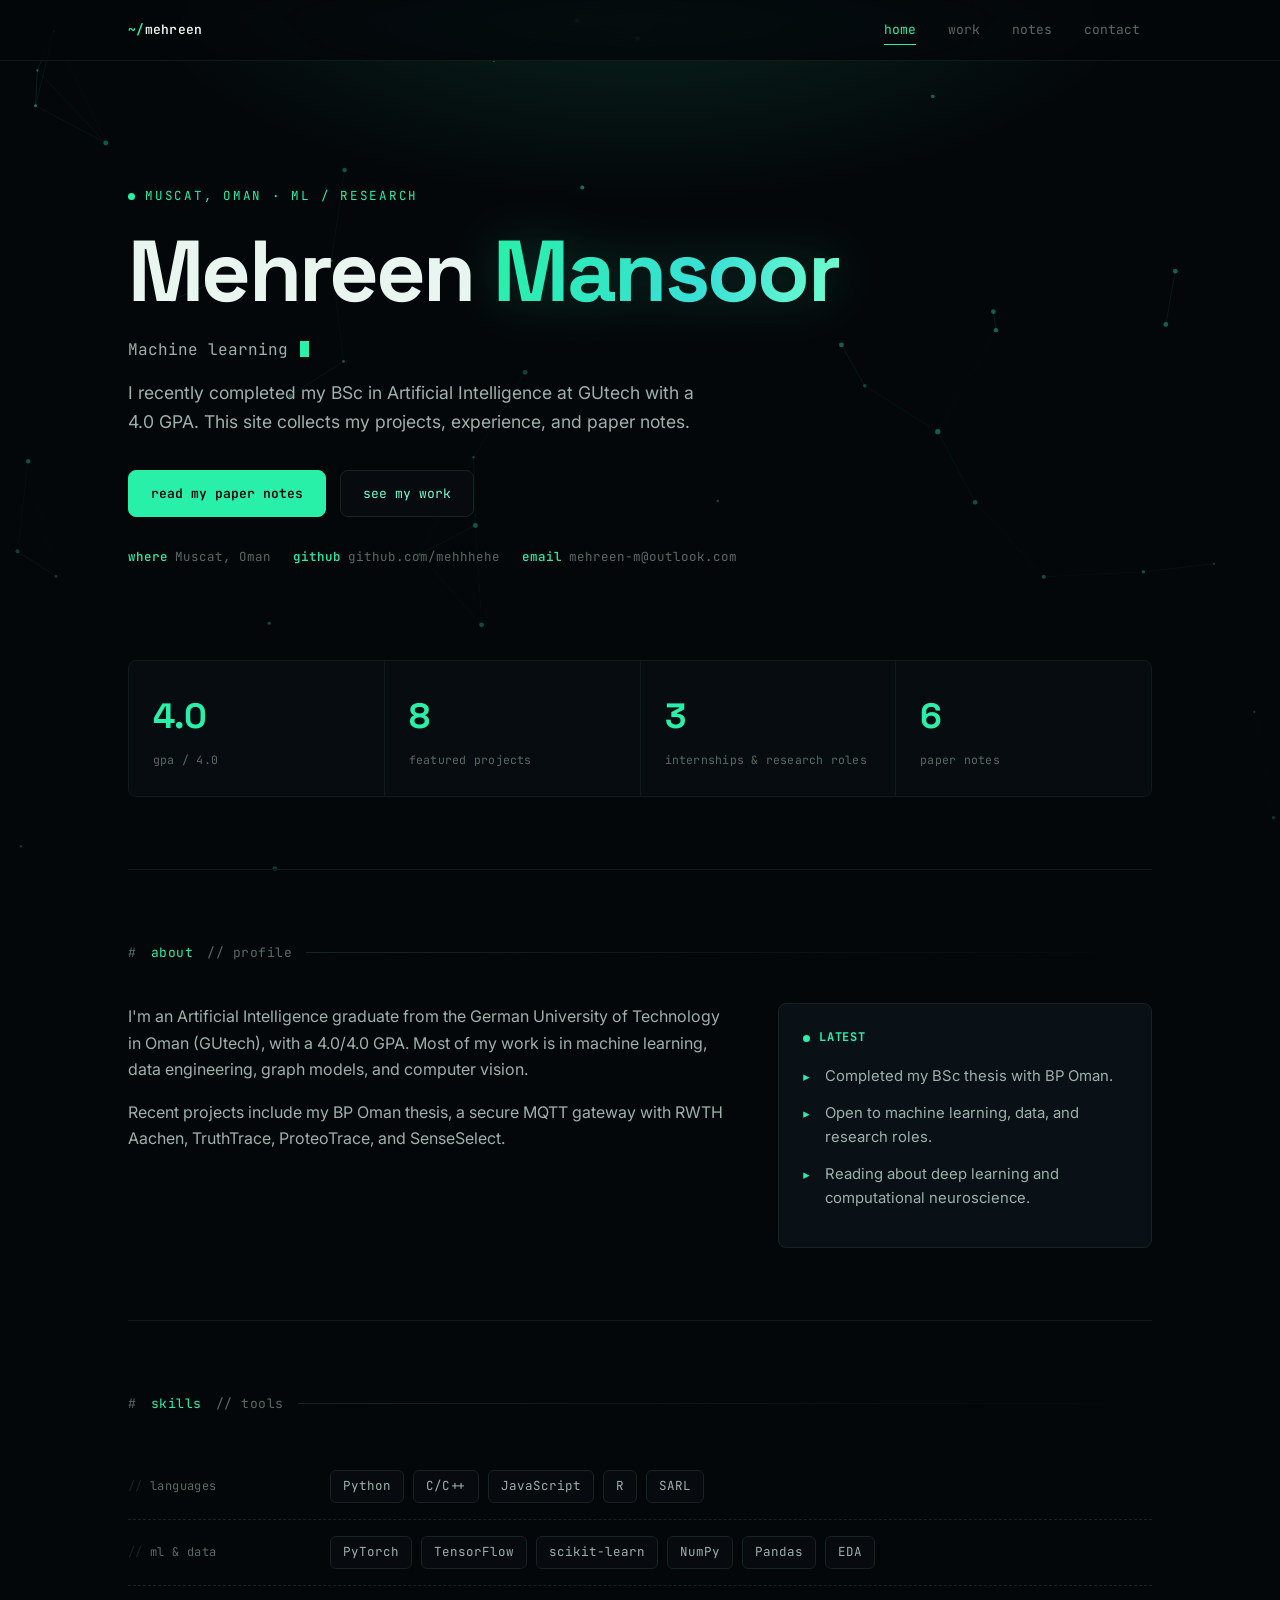
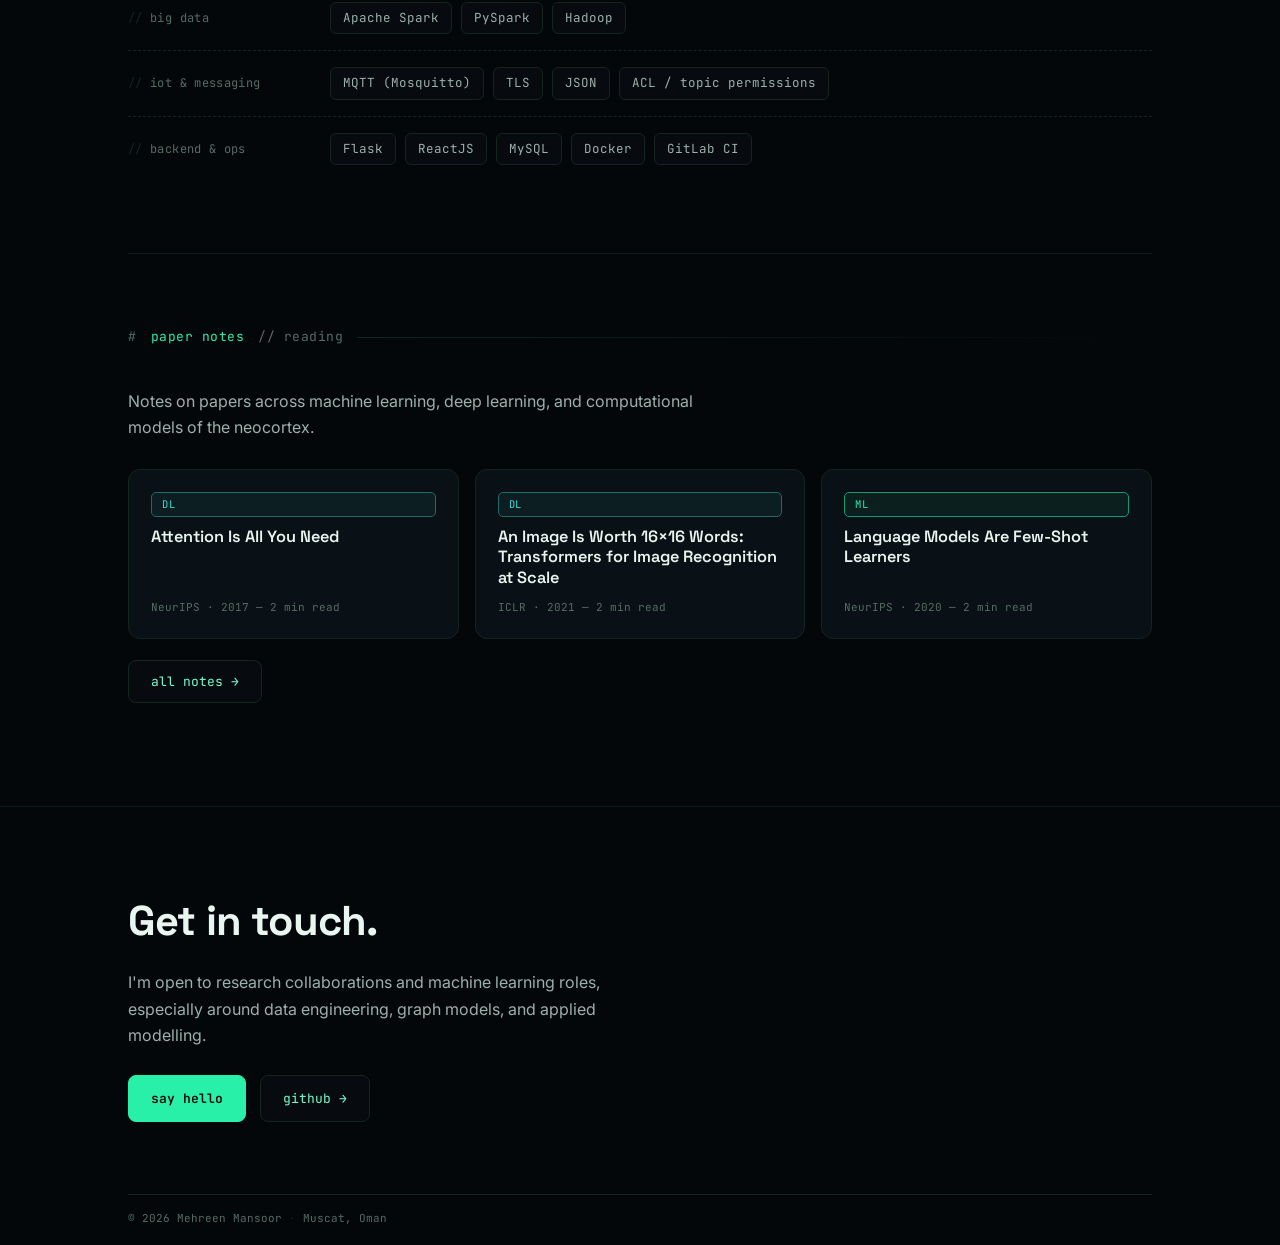
<file: index.html>
<!DOCTYPE html>
<html lang="en">
<head>
<meta charset="UTF-8">
<meta name="viewport" content="width=device-width, initial-scale=1.0">
<title>Mehreen Mansoor</title>
<meta name="description" content="Mehreen Mansoor's personal site: ML projects, paper notes, and selected work.">
<link rel="preconnect" href="https://fonts.googleapis.com">
<link rel="preconnect" href="https://fonts.gstatic.com" crossorigin>
<link href="https://fonts.googleapis.com/css2?family=Space+Grotesk:wght@400;500;600;700&family=JetBrains+Mono:wght@400;500;600&family=Inter:wght@400;500;600&display=swap" rel="stylesheet">
<link rel="stylesheet" href="assets/style.css?v=20260612-2">
</head>
<body data-base="">
<canvas id="neural"></canvas>

<nav><div class="wrap nav-inner">
  <a class="nav-logo" href="index.html"><span class="tilde">~/</span>mehreen</a>
  <div class="nav-links">
    <a href="index.html" class="active">home</a>
    <a href="work.html">work</a>
    <a href="papers.html">notes</a>
    <a href="index.html#contact">contact</a>
  </div>
</div></nav>

<header class="hero"><div class="wrap">
  <span class="eyebrow"><span class="dot"></span> Muscat, Oman · ML / research</span>
  <h1 id="hero-name"></h1>
  <div class="hero-sub" id="typed"></div>
  <p class="hero-lead" id="hero-lead"></p>
  <div class="hero-cta" id="hero-cta"></div>
  <div class="hero-meta" id="hero-meta"></div>
</div></header>

<main class="wrap">

  <section style="padding-top:0; border:0;">
    <div class="stats reveal" id="stats"></div>
  </section>

  <section id="about">
    <div class="sec-head"><span class="hash">#</span> about <span class="muted">// profile</span><span class="rule"></span></div>
    <div class="about-grid">
      <div id="about-text" class="reveal"></div>
      <div class="now reveal">
        <h4><span class="dot"></span> latest</h4>
        <ul id="currently"></ul>
      </div>
    </div>
  </section>

  <section id="skills-sec">
    <div class="sec-head"><span class="hash">#</span> skills <span class="muted">// tools</span><span class="rule"></span></div>
    <div id="skills"></div>
  </section>

  <section id="notes-sec">
    <div class="sec-head"><span class="hash">#</span> paper notes <span class="muted">// reading</span><span class="rule"></span></div>
    <p style="margin-bottom:28px; max-width:60ch;" class="reveal">Notes on papers across machine learning, deep learning, and computational models of the neocortex.</p>
    <div class="teaser-grid" id="teasers"></div>
    <p style="margin-top:28px;" class="reveal"><a class="btn" href="papers.html">all notes →</a></p>
  </section>

</main>

<footer id="contact"><div class="wrap">
  <div class="foot-cta reveal">
    <h2>Get in touch.</h2>
    <p>I'm open to research collaborations and machine learning roles, especially around data engineering, graph models, and applied modelling.</p>
    <div class="foot-links" id="foot-links"></div>
  </div>
  <div class="statusbar">
    <div class="left"><span id="foot-name"></span><span id="foot-loc"></span></div>
  </div>
</div></footer>

<script src="assets/data.js?v=20260612-2"></script>
<script src="assets/papers.js?v=20260612-2"></script>
<script src="assets/app.js?v=20260612-2"></script>
</body>
</html>
</file>
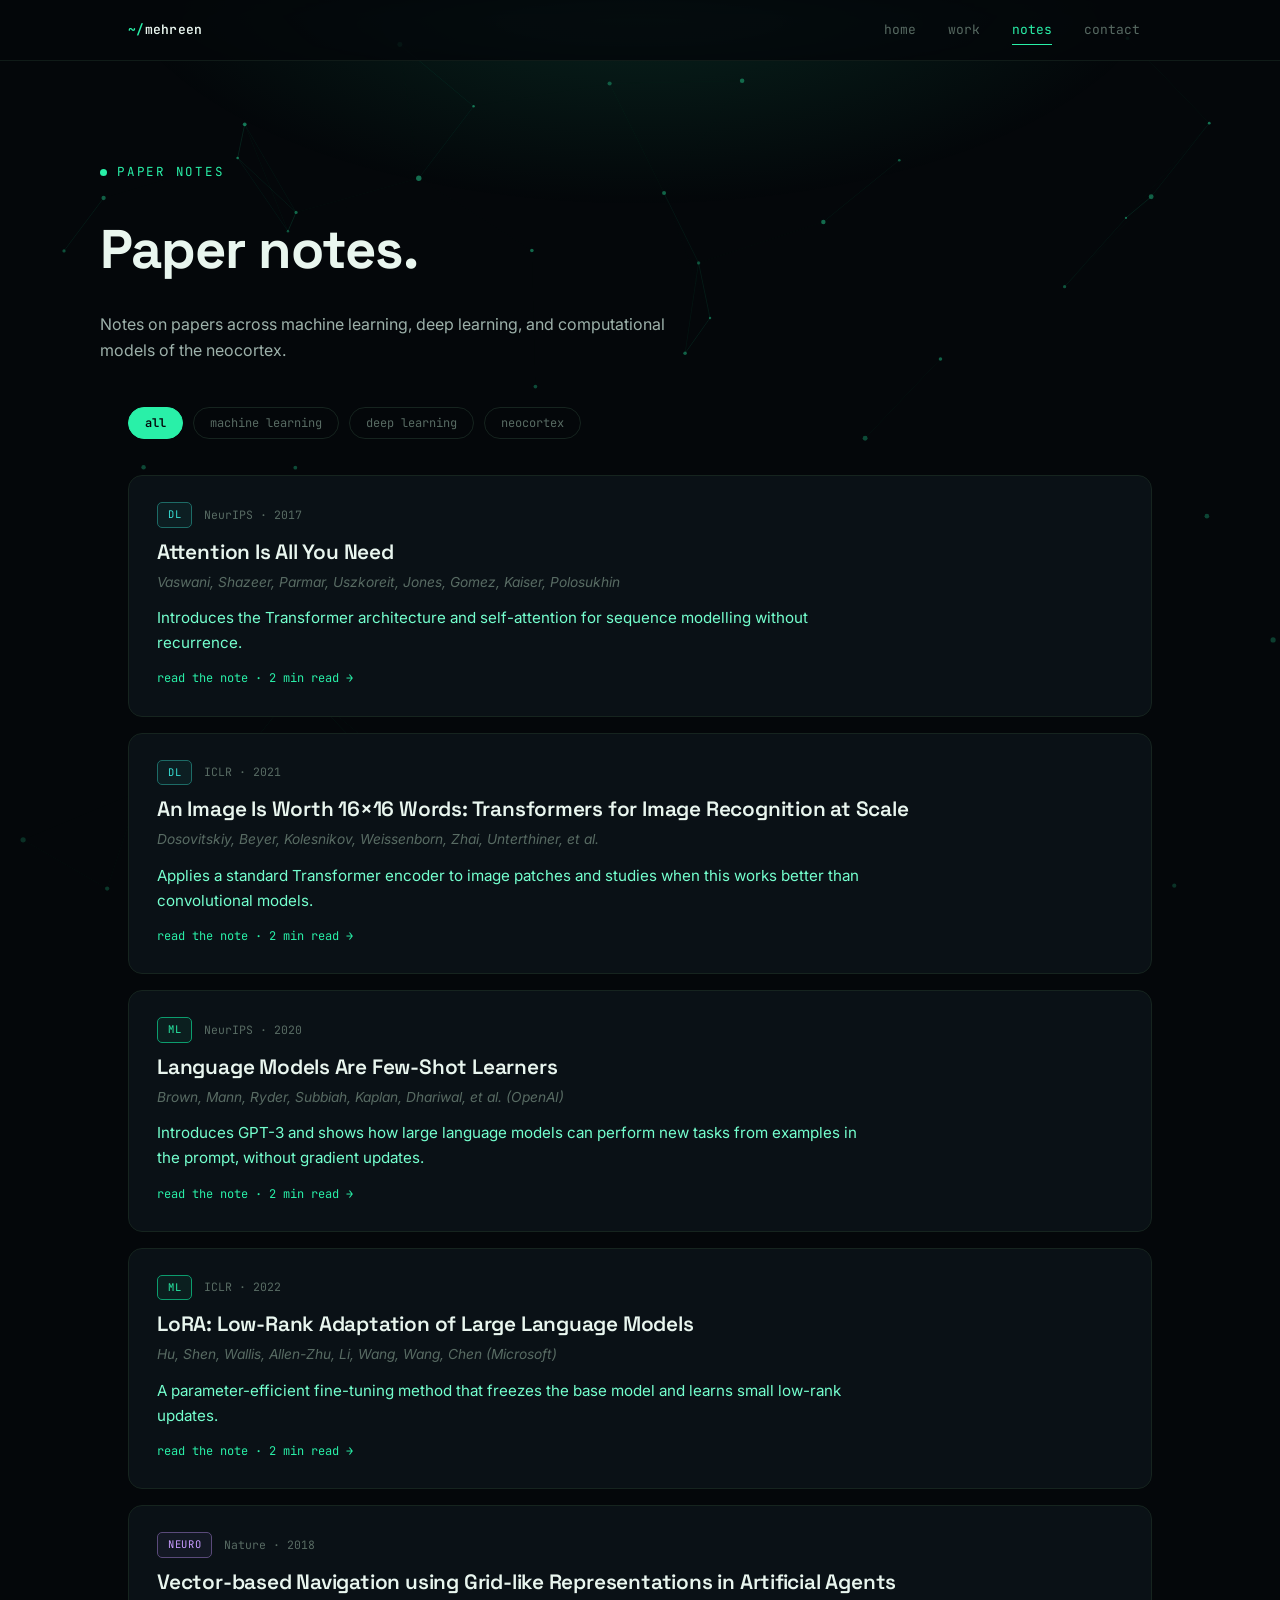
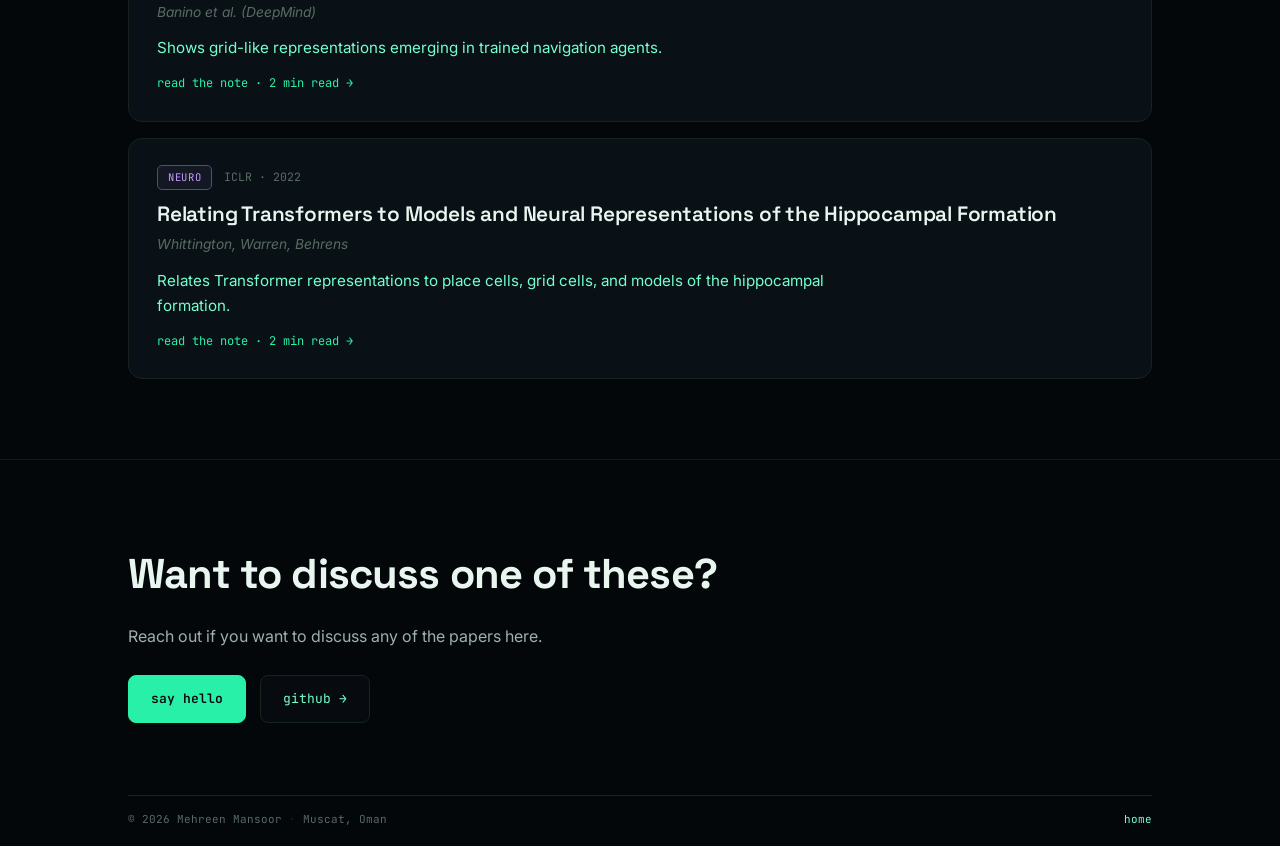
<file: papers.html>
<!DOCTYPE html>
<html lang="en">
<head>
<meta charset="UTF-8">
<meta name="viewport" content="width=device-width, initial-scale=1.0">
<title>Notes — Papers I Love · Mehreen Mansoor</title>
<meta name="description" content="Paper notes by Mehreen Mansoor.">
<link rel="preconnect" href="https://fonts.googleapis.com">
<link rel="preconnect" href="https://fonts.gstatic.com" crossorigin>
<link href="https://fonts.googleapis.com/css2?family=Space+Grotesk:wght@400;500;600;700&family=JetBrains+Mono:wght@400;500;600&family=Inter:wght@400;500;600&display=swap" rel="stylesheet">
<link rel="stylesheet" href="assets/style.css?v=20260612-2">
</head>
<body data-base="">
<canvas id="neural"></canvas>

<nav><div class="wrap nav-inner">
  <a class="nav-logo" href="index.html"><span class="tilde">~/</span>mehreen</a>
  <div class="nav-links">
    <a href="index.html">home</a>
    <a href="work.html">work</a>
    <a href="papers.html" class="active">notes</a>
    <a href="index.html#contact">contact</a>
  </div>
</div></nav>

<div class="wrap page-head">
  <span class="eyebrow"><span class="dot"></span> paper notes</span>
  <h1>Paper notes.</h1>
  <p>Notes on papers across machine learning, deep learning, and computational models of the neocortex.</p>
</div>

<main class="wrap" style="padding-bottom:40px;">
  <div class="filters">
    <button class="filter active" data-filter="all">all</button>
    <button class="filter" data-filter="ml">machine learning</button>
    <button class="filter" data-filter="dl">deep learning</button>
    <button class="filter" data-filter="neuro">neocortex</button>
  </div>
  <div class="paper-list" id="paper-list"></div>
</main>

<footer id="contact"><div class="wrap">
  <div class="foot-cta reveal">
    <h2>Want to discuss one of these?</h2>
    <p>Reach out if you want to discuss any of the papers here.</p>
    <div class="foot-links" id="foot-links"></div>
  </div>
  <div class="statusbar">
    <div class="left"><span id="foot-name"></span><span id="foot-loc"></span></div>
    <span><a href="index.html">home</a></span>
  </div>
</div></footer>

<script src="assets/data.js?v=20260612-2"></script>
<script src="assets/papers.js?v=20260612-2"></script>
<script src="assets/app.js?v=20260612-2"></script>
</body>
</html>
</file>
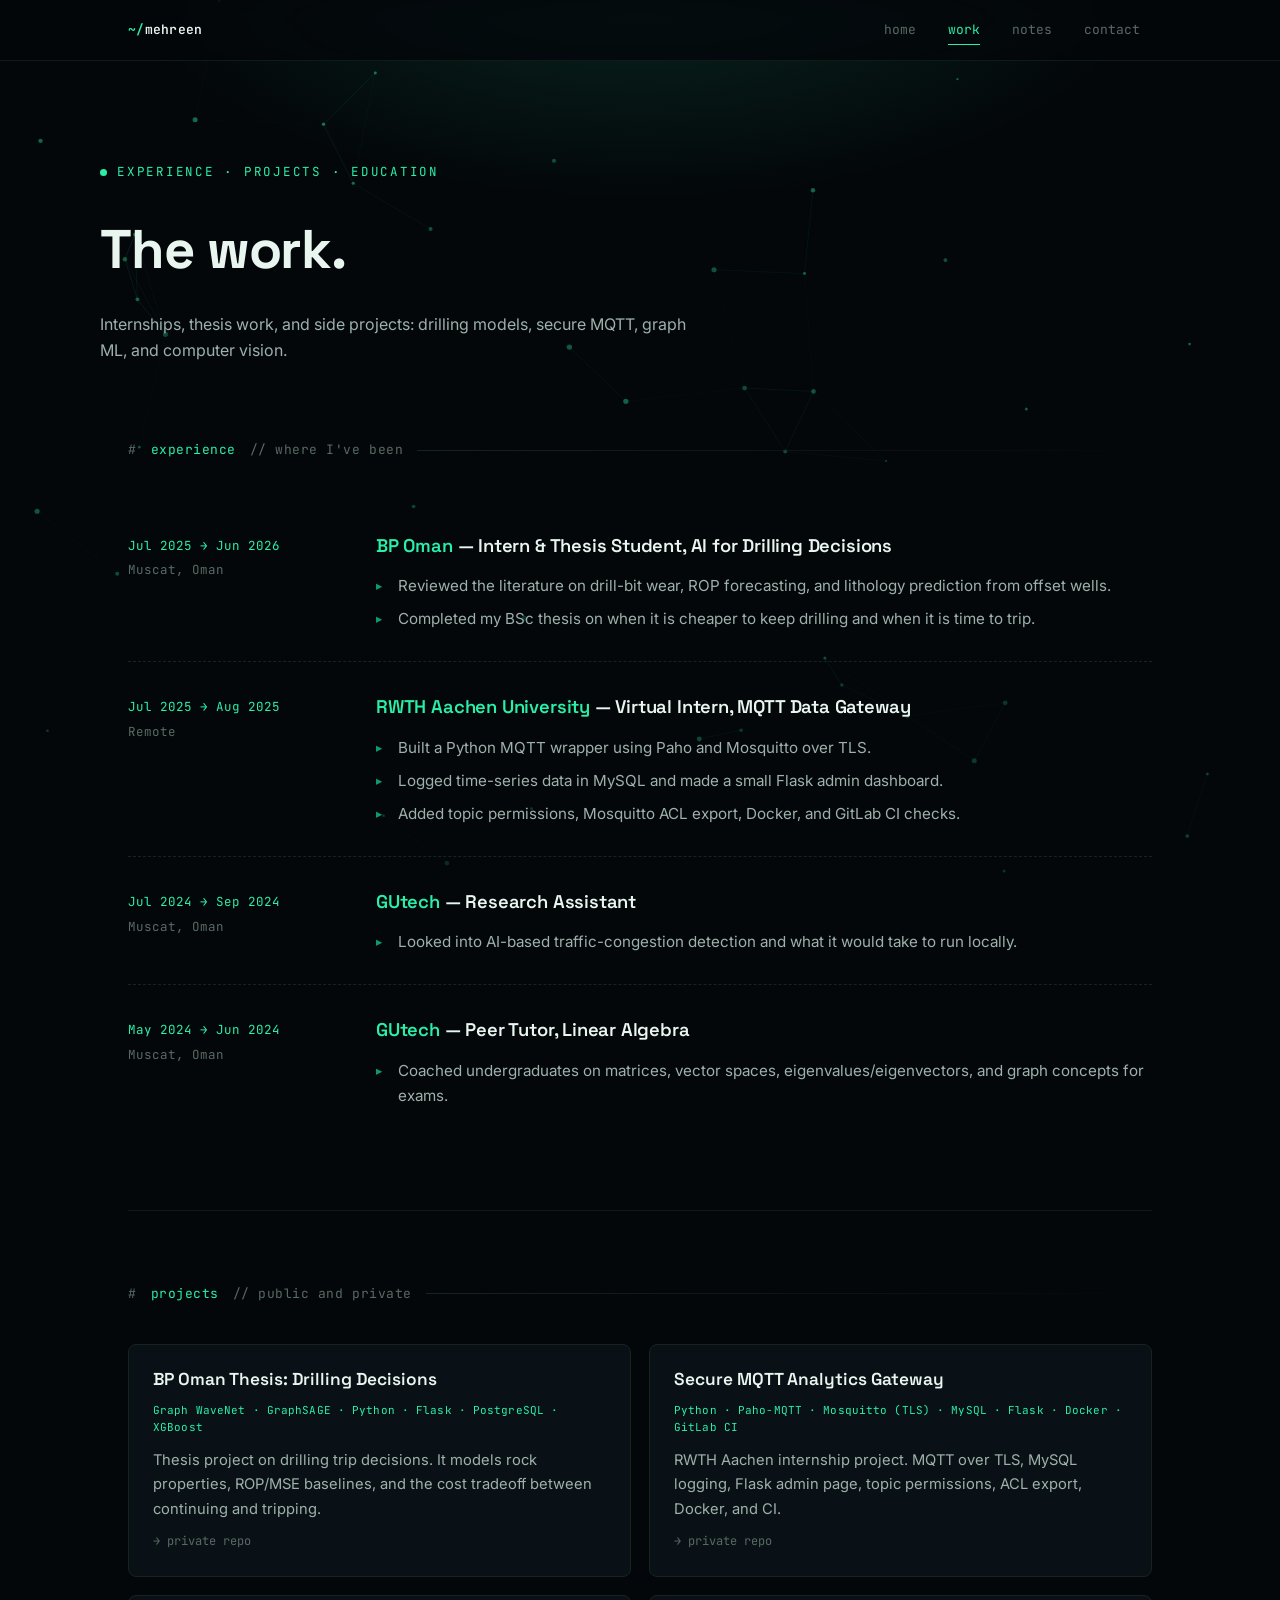
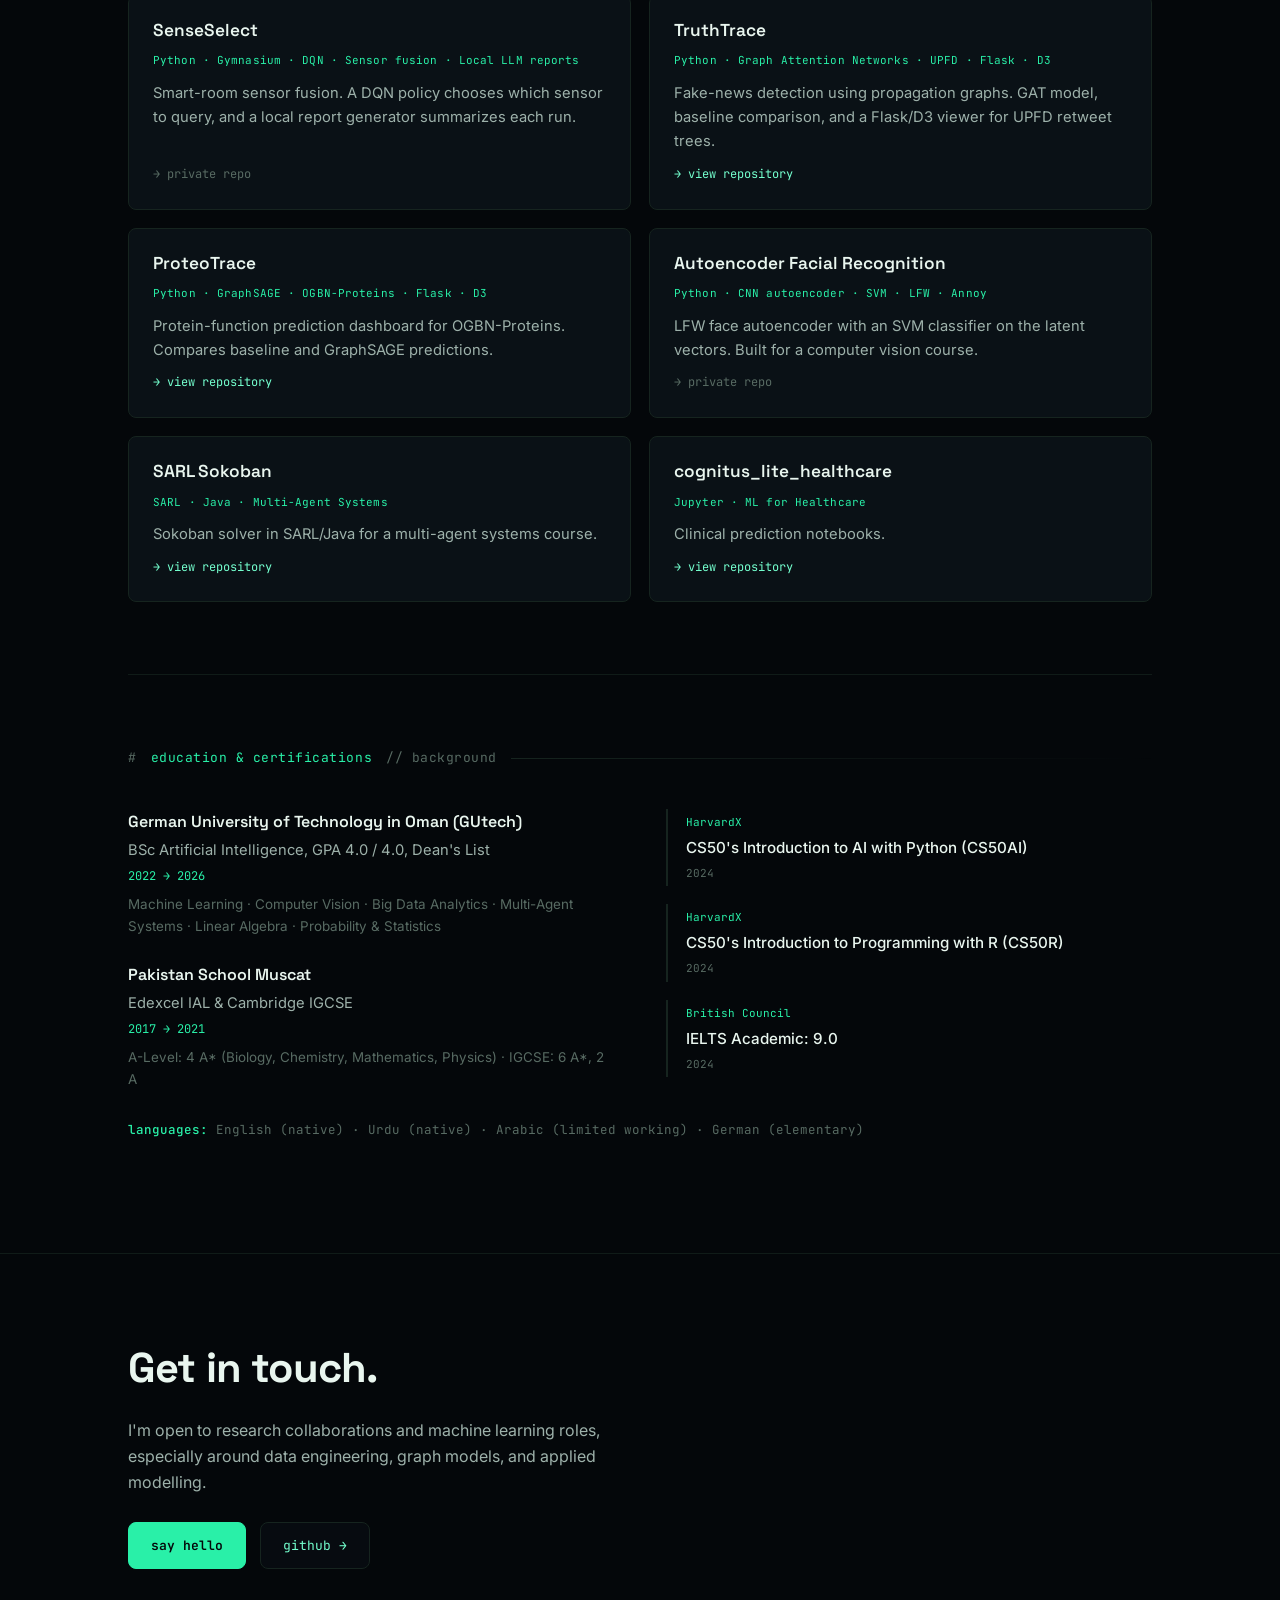
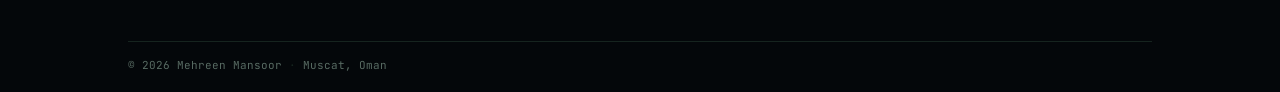
<file: work.html>
<!DOCTYPE html>
<html lang="en">
<head>
<meta charset="UTF-8">
<meta name="viewport" content="width=device-width, initial-scale=1.0">
<title>Work — Mehreen Mansoor</title>
<meta name="description" content="Experience, projects, education, and certifications. Mehreen Mansoor.">
<link rel="preconnect" href="https://fonts.googleapis.com">
<link rel="preconnect" href="https://fonts.gstatic.com" crossorigin>
<link href="https://fonts.googleapis.com/css2?family=Space+Grotesk:wght@400;500;600;700&family=JetBrains+Mono:wght@400;500;600&family=Inter:wght@400;500;600&display=swap" rel="stylesheet">
<link rel="stylesheet" href="assets/style.css?v=20260612-2">
</head>
<body data-base="">
<canvas id="neural"></canvas>

<nav><div class="wrap nav-inner">
  <a class="nav-logo" href="index.html"><span class="tilde">~/</span>mehreen</a>
  <div class="nav-links">
    <a href="index.html">home</a>
    <a href="work.html" class="active">work</a>
    <a href="papers.html">notes</a>
    <a href="index.html#contact">contact</a>
  </div>
</div></nav>

<div class="wrap page-head">
  <span class="eyebrow"><span class="dot"></span> experience · projects · education</span>
  <h1>The work.</h1>
  <p>Internships, thesis work, and side projects: drilling models, secure MQTT, graph ML, and computer vision.</p>
</div>

<main class="wrap">

  <section style="padding-top:40px;">
    <div class="sec-head"><span class="hash">#</span> experience <span class="muted">// where I've been</span><span class="rule"></span></div>
    <div id="xp"></div>
  </section>

  <section>
    <div class="sec-head"><span class="hash">#</span> projects <span class="muted">// public and private</span><span class="rule"></span></div>
    <div class="proj-grid" id="projects"></div>
  </section>

  <section>
    <div class="sec-head"><span class="hash">#</span> education &amp; certifications <span class="muted">// background</span><span class="rule"></span></div>
    <div class="two-col">
      <div id="education" class="reveal"></div>
      <div id="certs" class="reveal"></div>
    </div>
    <p class="langline reveal" id="langline"></p>
  </section>

</main>

<footer id="contact"><div class="wrap">
  <div class="foot-cta reveal">
    <h2>Get in touch.</h2>
    <p>I'm open to research collaborations and machine learning roles, especially around data engineering, graph models, and applied modelling.</p>
    <div class="foot-links" id="foot-links"></div>
  </div>
  <div class="statusbar">
    <div class="left"><span id="foot-name"></span><span id="foot-loc"></span></div>
  </div>
</div></footer>

<script src="assets/data.js?v=20260612-2"></script>
<script src="assets/papers.js?v=20260612-2"></script>
<script src="assets/app.js?v=20260612-2"></script>
</body>
</html>
</file>
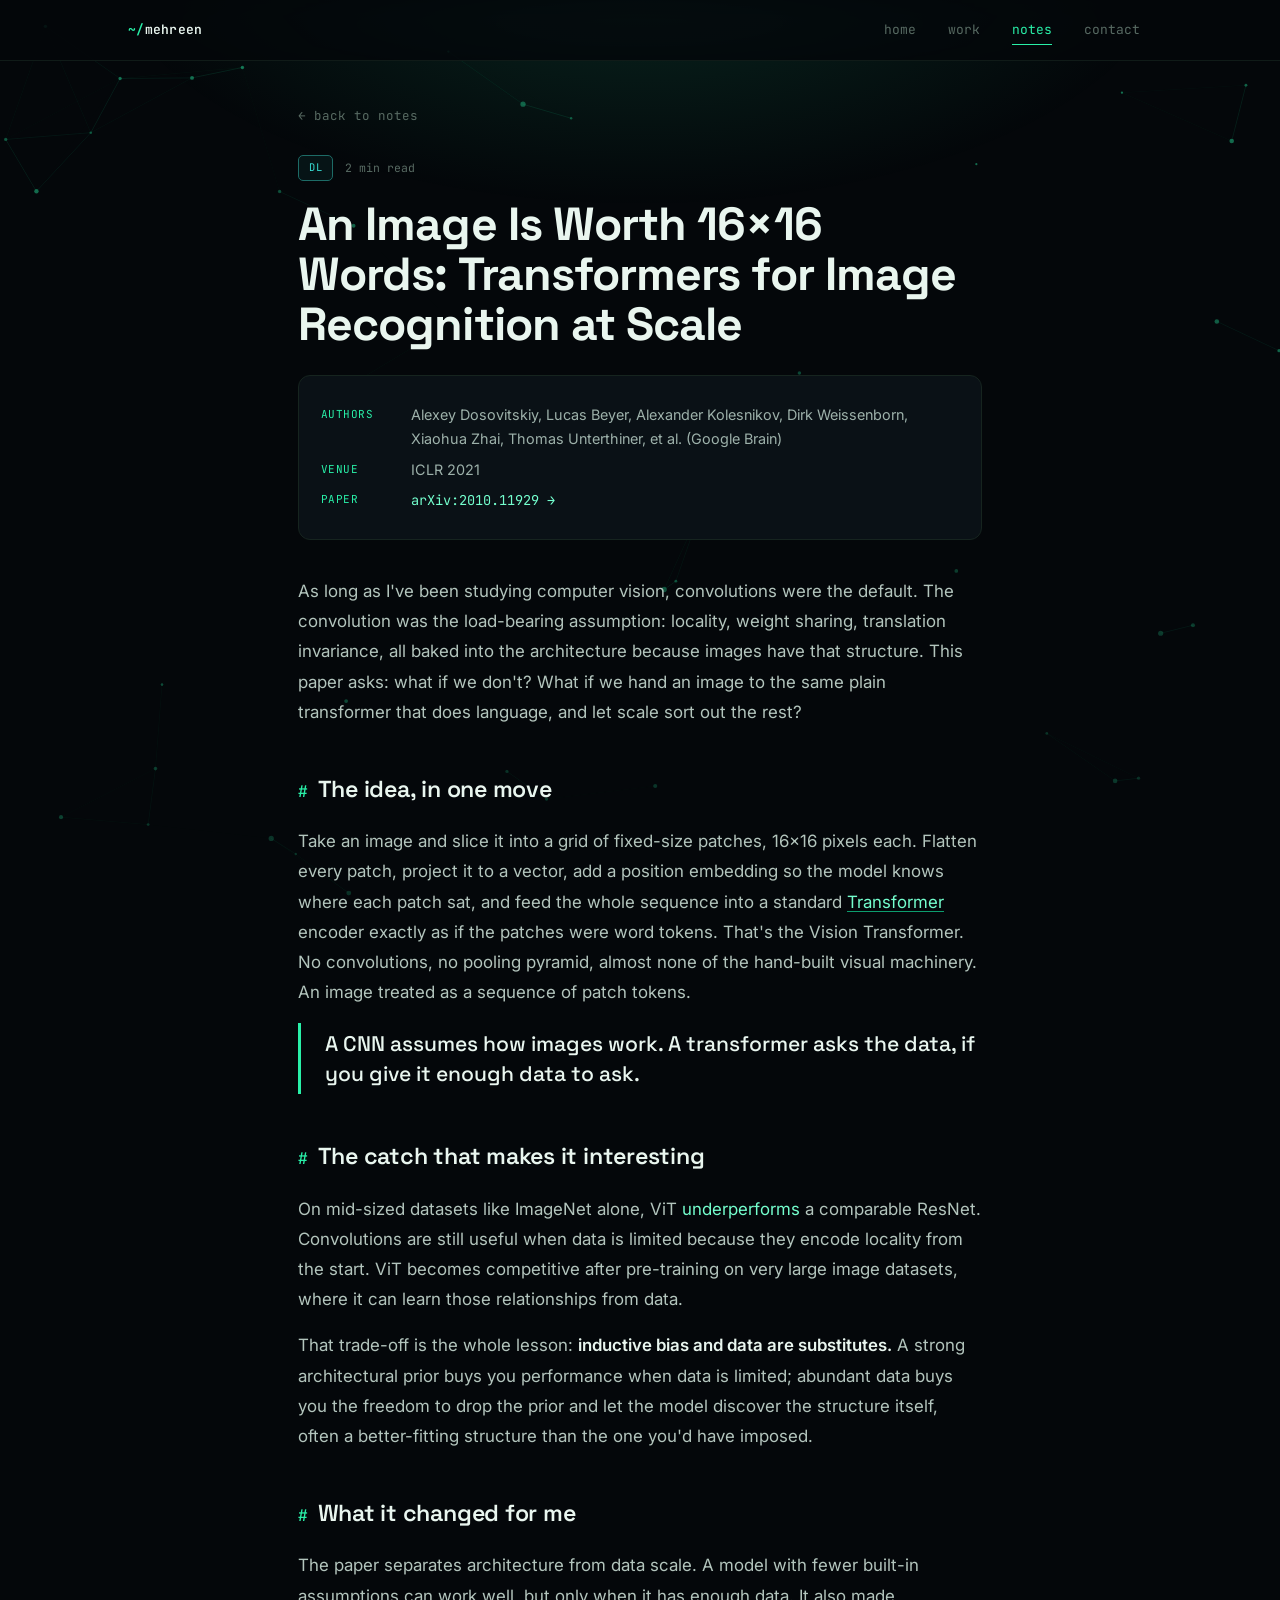
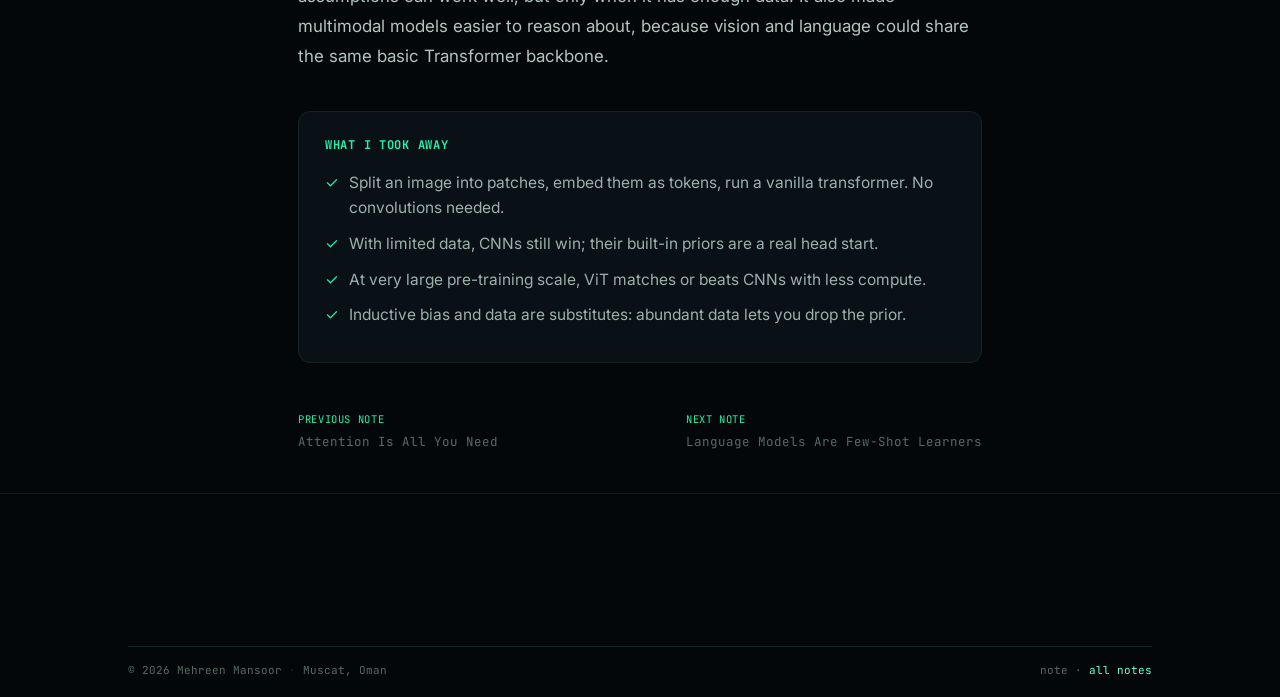
<file: posts/an-image-is-worth-16x16-words.html>
<!DOCTYPE html>
<html lang="en">
<head>
<meta charset="UTF-8">
<meta name="viewport" content="width=device-width, initial-scale=1.0">
<title>An Image Is Worth 16×16 Words — Notes · Mehreen Mansoor</title>
<meta name="description" content="Cut an image into patches, treat them like words, and a plain transformer beats the CNNs vision relied on for a decade.">
<link rel="preconnect" href="https://fonts.googleapis.com">
<link rel="preconnect" href="https://fonts.gstatic.com" crossorigin>
<link href="https://fonts.googleapis.com/css2?family=Space+Grotesk:wght@400;500;600;700&family=JetBrains+Mono:wght@400;500;600&family=Inter:wght@400;500;600&display=swap" rel="stylesheet">
<link rel="stylesheet" href="../assets/style.css?v=20260612-2">
</head>
<body data-base="../">
<canvas id="neural"></canvas>

<nav><div class="wrap nav-inner">
  <a class="nav-logo" href="../index.html"><span class="tilde">~/</span>mehreen</a>
  <div class="nav-links">
    <a href="../index.html">home</a>
    <a href="../work.html">work</a>
    <a href="../papers.html" class="active">notes</a>
    <a href="../index.html#contact">contact</a>
  </div>
</div></nav>

<article class="article">
  <a class="back" href="../papers.html">back to notes</a>
  <div class="art-head">
    <div class="top"><span class="tag dl">DL</span><span class="readtime">2 min read</span></div>
    <h1>An Image Is Worth 16×16 Words: Transformers for Image Recognition at Scale</h1>
  </div>

  <div class="paper-meta">
    <div class="row"><span class="k">authors</span><span class="v">Alexey Dosovitskiy, Lucas Beyer, Alexander Kolesnikov, Dirk Weissenborn, Xiaohua Zhai, Thomas Unterthiner, et al. (Google Brain)</span></div>
    <div class="row"><span class="k">venue</span><span class="v">ICLR 2021</span></div>
    <div class="row"><span class="k">paper</span><span class="v"><a href="https://arxiv.org/abs/2010.11929" target="_blank" rel="noopener">arXiv:2010.11929 →</a></span></div>
  </div>

  <div class="prose">
    <p>As long as I've been studying computer vision, convolutions were the default. The convolution was the load-bearing assumption: locality, weight sharing, translation invariance, all baked into the architecture because images have that structure. This paper asks: what if we don't? What if we hand an image to the same plain transformer that does language, and let scale sort out the rest?</p>

    <h2>The idea, in one move</h2>
    <p>Take an image and slice it into a grid of fixed-size patches, 16x16 pixels each. Flatten every patch, project it to a vector, add a position embedding so the model knows where each patch sat, and feed the whole sequence into a standard <a href="attention-is-all-you-need.html">Transformer</a> encoder exactly as if the patches were word tokens. That's the Vision Transformer. No convolutions, no pooling pyramid, almost none of the hand-built visual machinery. An image treated as a sequence of patch tokens.</p>

    <p class="pull">A CNN assumes how images work. A transformer asks the data, if you give it enough data to ask.</p>

    <h2>The catch that makes it interesting</h2>
    <p>On mid-sized datasets like ImageNet alone, ViT <em>underperforms</em> a comparable ResNet. Convolutions are still useful when data is limited because they encode locality from the start. ViT becomes competitive after pre-training on very large image datasets, where it can learn those relationships from data.</p>
    <p>That trade-off is the whole lesson: <strong>inductive bias and data are substitutes.</strong> A strong architectural prior buys you performance when data is limited; abundant data buys you the freedom to drop the prior and let the model discover the structure itself, often a better-fitting structure than the one you'd have imposed.</p>

    <h2>What it changed for me</h2>
    <p>The paper separates architecture from data scale. A model with fewer built-in assumptions can work well, but only when it has enough data. It also made multimodal models easier to reason about, because vision and language could share the same basic Transformer backbone.</p>
  </div>

  <div class="takeaways">
    <h3>What I took away</h3>
    <ul>
      <li>Split an image into patches, embed them as tokens, run a vanilla transformer. No convolutions needed.</li>
      <li>With limited data, CNNs still win; their built-in priors are a real head start.</li>
      <li>At very large pre-training scale, ViT matches or beats CNNs with less compute.</li>
      <li>Inductive bias and data are substitutes: abundant data lets you drop the prior.</li>
    </ul>
  </div>

  <div class="post-nav">
    <a href="attention-is-all-you-need.html"><span class="lbl">previous note</span>Attention Is All You Need</a>
    <a href="language-models-few-shot-learners.html"><span class="lbl">next note</span>Language Models Are Few-Shot Learners</a>
  </div>
</article>

<footer><div class="wrap">
  <div class="statusbar">
    <div class="left"><span id="foot-name"></span><span id="foot-loc"></span></div>
    <span>note · <a href="../papers.html">all notes</a></span>
  </div>
</div></footer>

<script src="../assets/data.js?v=20260612-2"></script>
<script src="../assets/papers.js?v=20260612-2"></script>
<script src="../assets/app.js?v=20260612-2"></script>
</body>
</html>
</file>
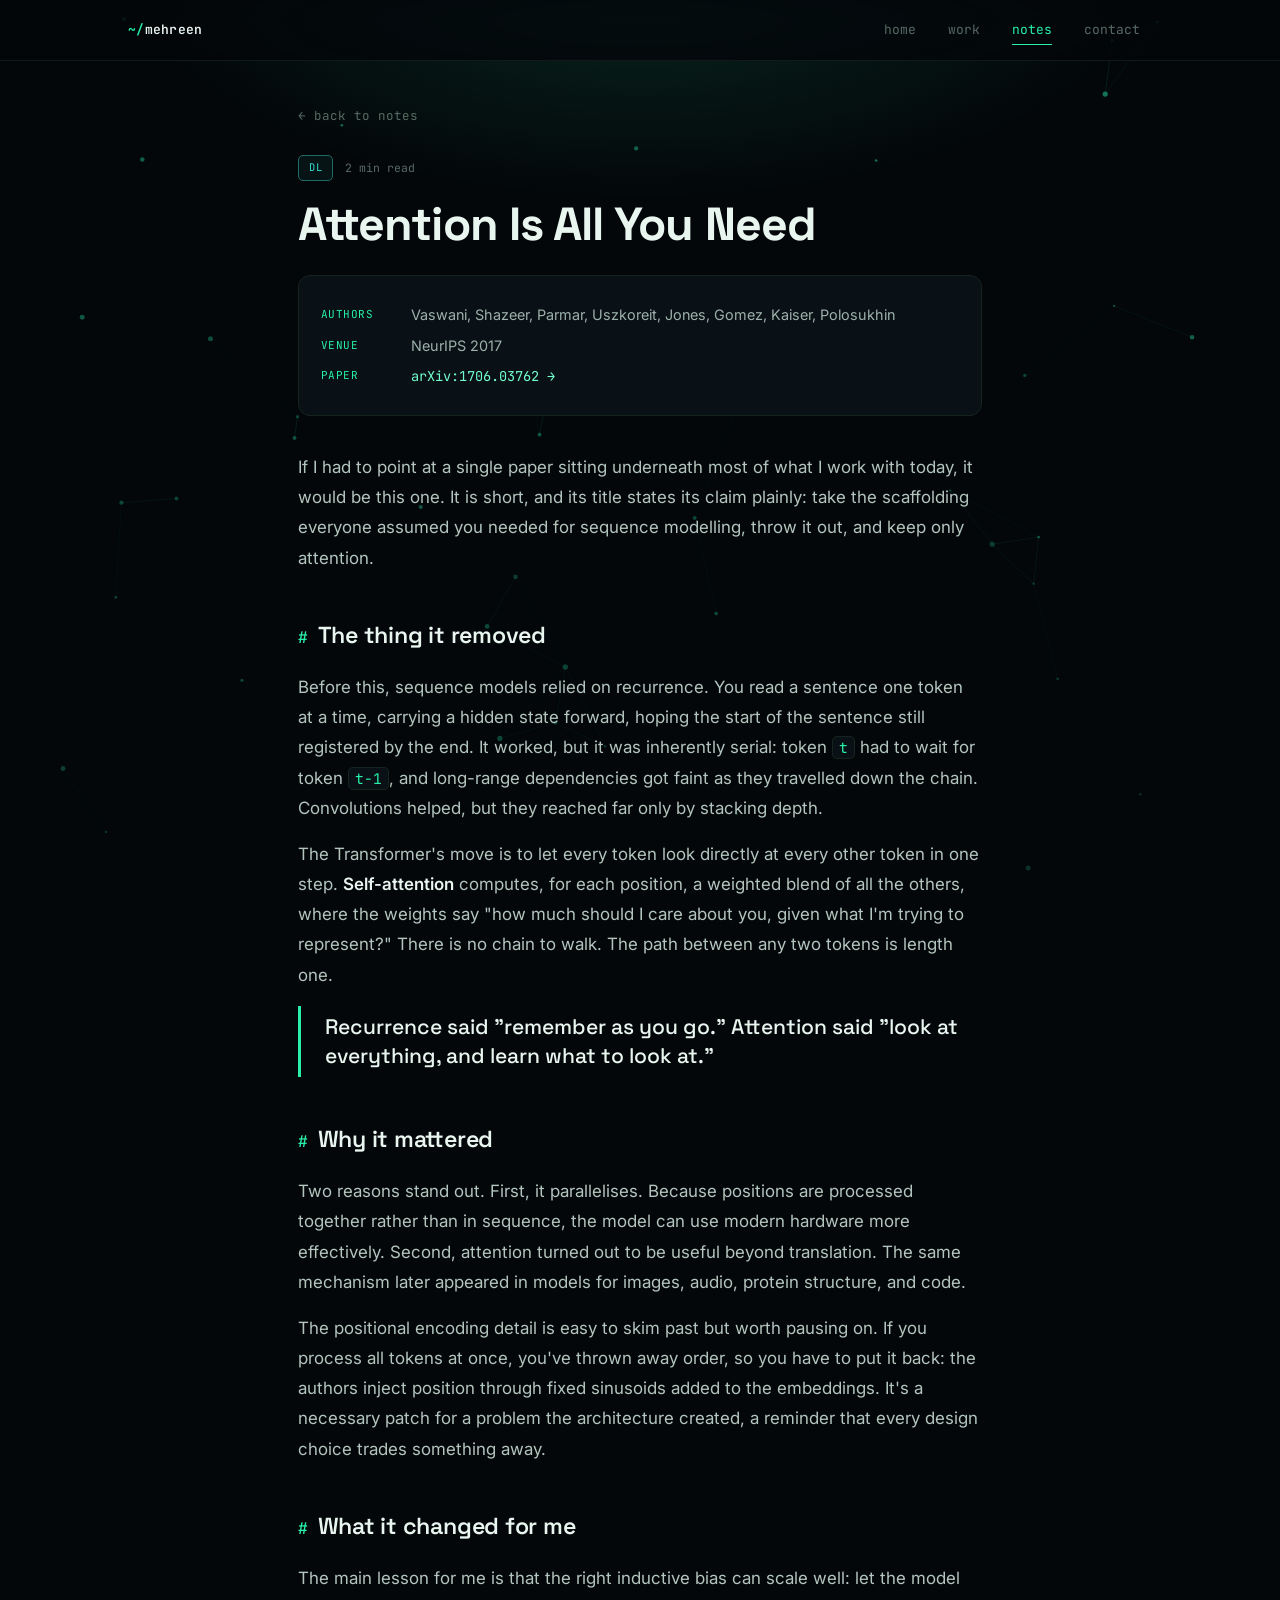
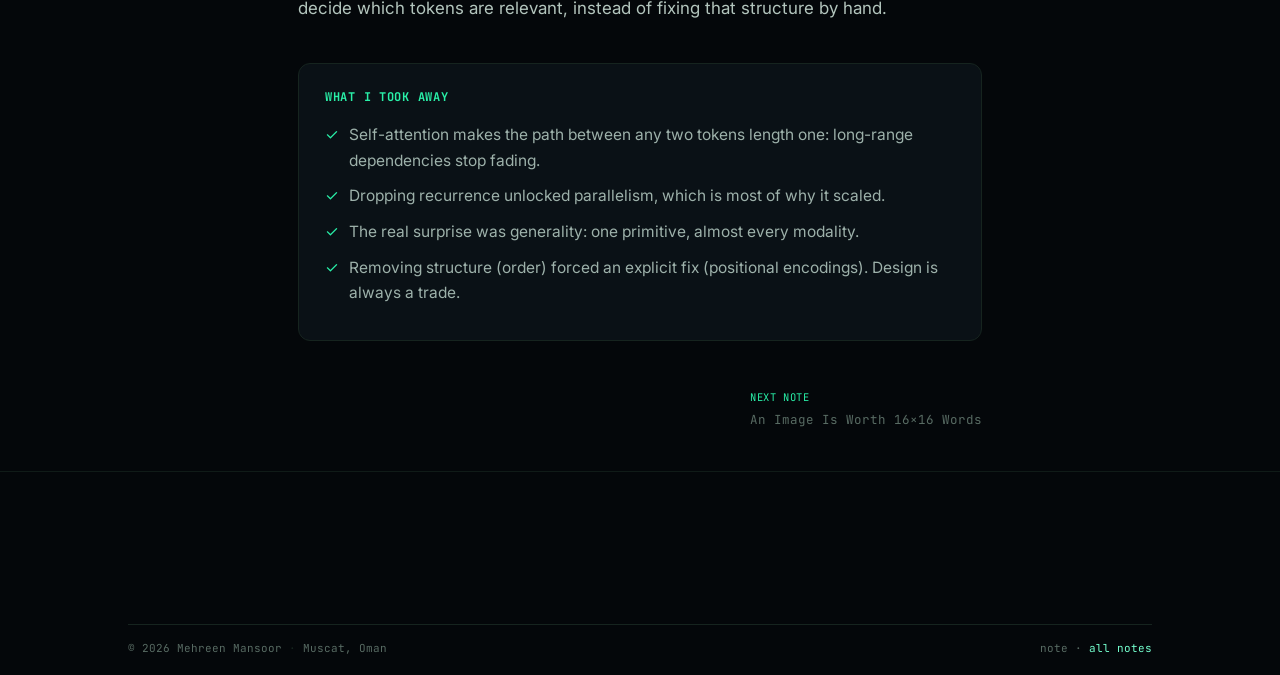
<file: posts/attention-is-all-you-need.html>
<!DOCTYPE html>
<html lang="en">
<head>
<meta charset="UTF-8">
<meta name="viewport" content="width=device-width, initial-scale=1.0">
<title>Attention Is All You Need — Notes · Mehreen Mansoor</title>
<meta name="description" content="Why self-attention replaced recurrence, and why nearly everything I build traces back to it.">
<link rel="preconnect" href="https://fonts.googleapis.com">
<link rel="preconnect" href="https://fonts.gstatic.com" crossorigin>
<link href="https://fonts.googleapis.com/css2?family=Space+Grotesk:wght@400;500;600;700&family=JetBrains+Mono:wght@400;500;600&family=Inter:wght@400;500;600&display=swap" rel="stylesheet">
<link rel="stylesheet" href="../assets/style.css?v=20260612-2">
</head>
<body data-base="../">
<canvas id="neural"></canvas>

<nav><div class="wrap nav-inner">
  <a class="nav-logo" href="../index.html"><span class="tilde">~/</span>mehreen</a>
  <div class="nav-links">
    <a href="../index.html">home</a>
    <a href="../work.html">work</a>
    <a href="../papers.html" class="active">notes</a>
    <a href="../index.html#contact">contact</a>
  </div>
</div></nav>

<article class="article">
  <a class="back" href="../papers.html">back to notes</a>
  <div class="art-head">
    <div class="top"><span class="tag dl">DL</span><span class="readtime">2 min read</span></div>
    <h1>Attention Is All You Need</h1>
  </div>

  <div class="paper-meta">
    <div class="row"><span class="k">authors</span><span class="v">Vaswani, Shazeer, Parmar, Uszkoreit, Jones, Gomez, Kaiser, Polosukhin</span></div>
    <div class="row"><span class="k">venue</span><span class="v">NeurIPS 2017</span></div>
    <div class="row"><span class="k">paper</span><span class="v"><a href="https://arxiv.org/abs/1706.03762" target="_blank" rel="noopener">arXiv:1706.03762 →</a></span></div>
  </div>

  <div class="prose">
    <p>If I had to point at a single paper sitting underneath most of what I work with today, it would be this one. It is short, and its title states its claim plainly: take the scaffolding everyone assumed you needed for sequence modelling, throw it out, and keep only attention.</p>

    <h2>The thing it removed</h2>
    <p>Before this, sequence models relied on recurrence. You read a sentence one token at a time, carrying a hidden state forward, hoping the start of the sentence still registered by the end. It worked, but it was inherently serial: token <code>t</code> had to wait for token <code>t-1</code>, and long-range dependencies got faint as they travelled down the chain. Convolutions helped, but they reached far only by stacking depth.</p>
    <p>The Transformer's move is to let every token look directly at every other token in one step. <strong>Self-attention</strong> computes, for each position, a weighted blend of all the others, where the weights say "how much should I care about you, given what I'm trying to represent?" There is no chain to walk. The path between any two tokens is length one.</p>

    <p class="pull">Recurrence said "remember as you go." Attention said "look at everything, and learn what to look at."</p>

    <h2>Why it mattered</h2>
    <p>Two reasons stand out. First, it parallelises. Because positions are processed together rather than in sequence, the model can use modern hardware more effectively. Second, attention turned out to be useful beyond translation. The same mechanism later appeared in models for images, audio, protein structure, and code.</p>
    <p>The positional encoding detail is easy to skim past but worth pausing on. If you process all tokens at once, you've thrown away order, so you have to put it back: the authors inject position through fixed sinusoids added to the embeddings. It's a necessary patch for a problem the architecture created, a reminder that every design choice trades something away.</p>

    <h2>What it changed for me</h2>
    <p>The main lesson for me is that the right inductive bias can scale well: let the model decide which tokens are relevant, instead of fixing that structure by hand.</p>
  </div>

  <div class="takeaways">
    <h3>What I took away</h3>
    <ul>
      <li>Self-attention makes the path between any two tokens length one: long-range dependencies stop fading.</li>
      <li>Dropping recurrence unlocked parallelism, which is most of why it scaled.</li>
      <li>The real surprise was generality: one primitive, almost every modality.</li>
      <li>Removing structure (order) forced an explicit fix (positional encodings). Design is always a trade.</li>
    </ul>
  </div>

  <div class="post-nav">
    <span></span>
    <a href="an-image-is-worth-16x16-words.html"><span class="lbl">next note</span>An Image Is Worth 16×16 Words</a>
  </div>
</article>

<footer><div class="wrap">
  <div class="statusbar">
    <div class="left"><span id="foot-name"></span><span id="foot-loc"></span></div>
    <span>note · <a href="../papers.html">all notes</a></span>
  </div>
</div></footer>

<script src="../assets/data.js?v=20260612-2"></script>
<script src="../assets/papers.js?v=20260612-2"></script>
<script src="../assets/app.js?v=20260612-2"></script>
</body>
</html>
</file>
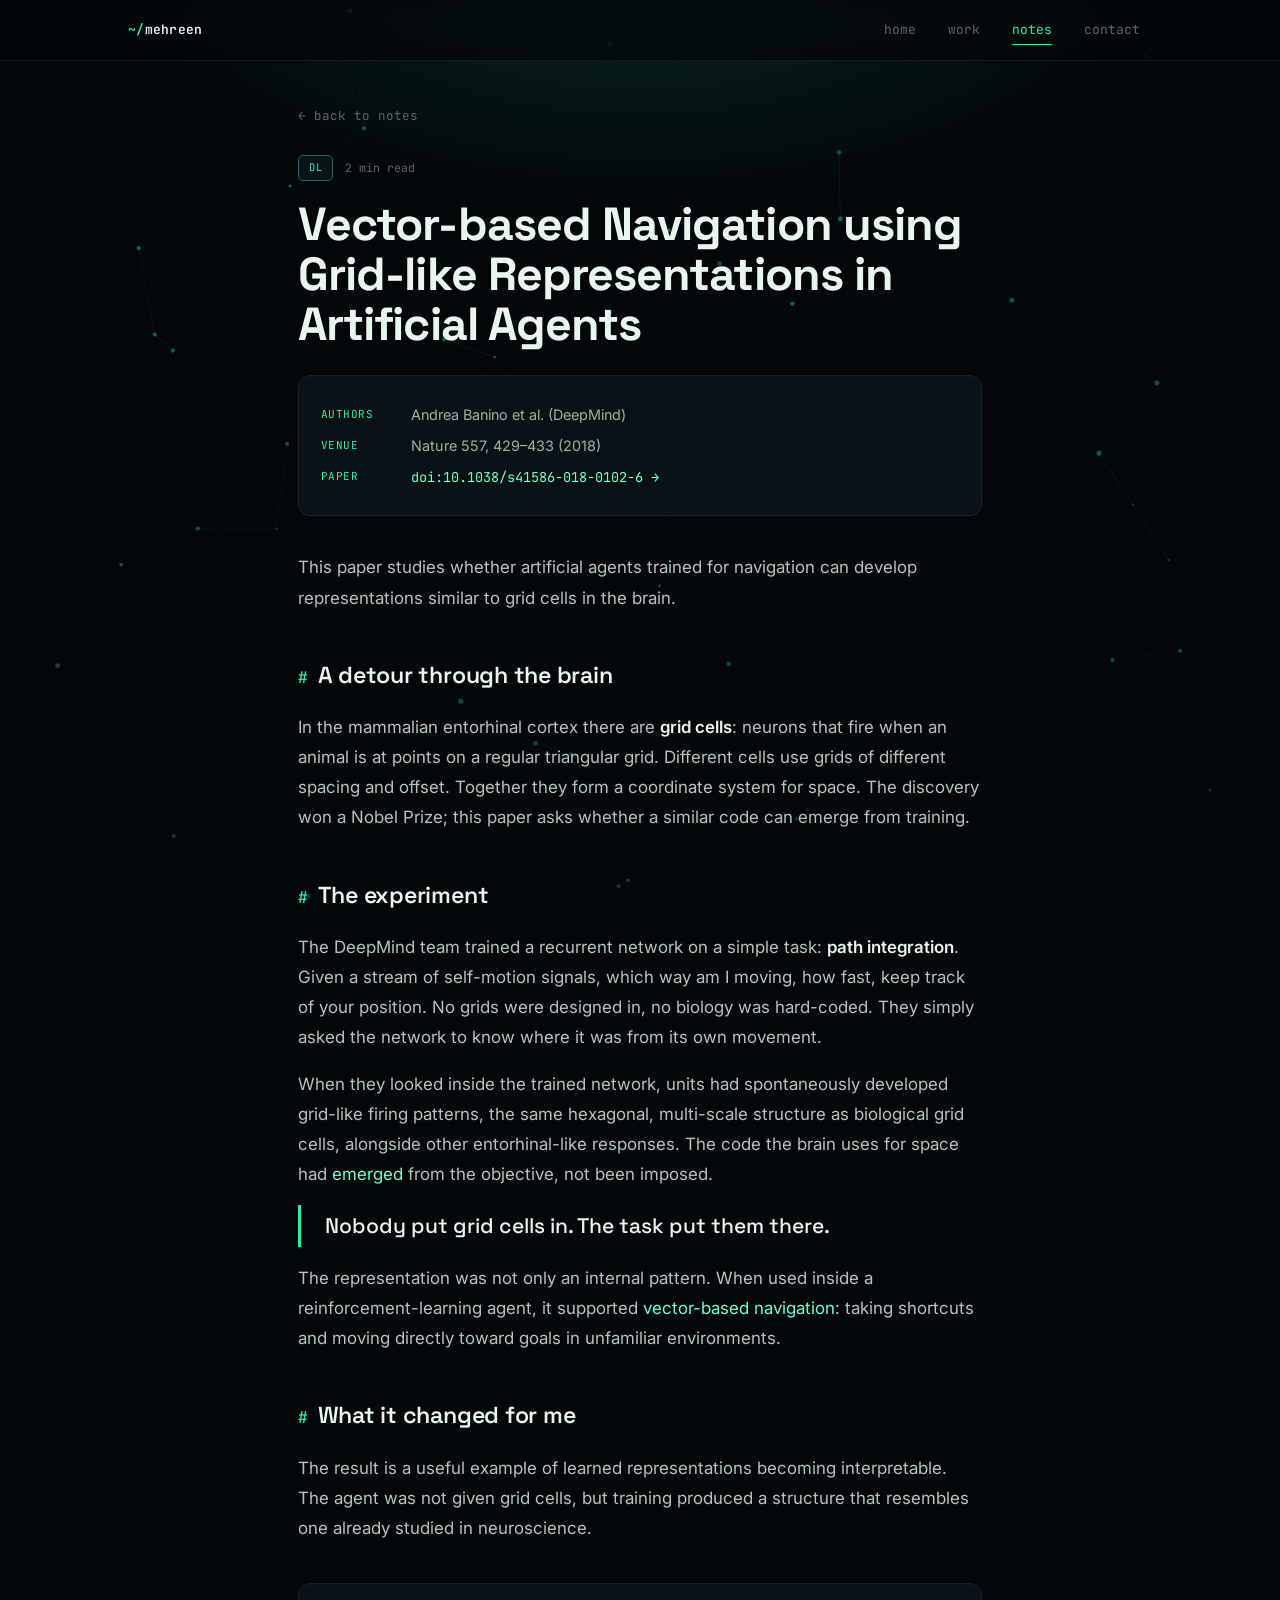
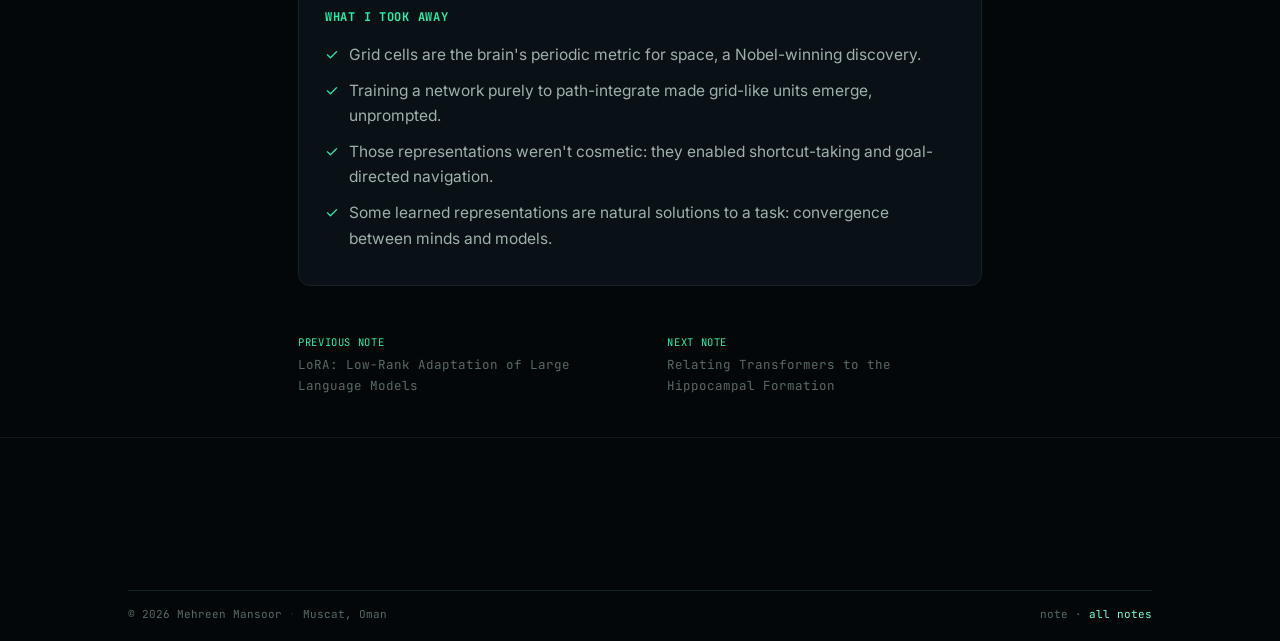
<file: posts/grid-like-representations.html>
<!DOCTYPE html>
<html lang="en">
<head>
<meta charset="UTF-8">
<meta name="viewport" content="width=device-width, initial-scale=1.0">
<title>Grid-like Representations in Artificial Agents — Notes · Mehreen Mansoor</title>
<meta name="description" content="Train a network to self-localize and grid cells appear on their own, the same code the brain uses to navigate.">
<link rel="preconnect" href="https://fonts.googleapis.com">
<link rel="preconnect" href="https://fonts.gstatic.com" crossorigin>
<link href="https://fonts.googleapis.com/css2?family=Space+Grotesk:wght@400;500;600;700&family=JetBrains+Mono:wght@400;500;600&family=Inter:wght@400;500;600&display=swap" rel="stylesheet">
<link rel="stylesheet" href="../assets/style.css?v=20260612-2">
</head>
<body data-base="../">
<canvas id="neural"></canvas>

<nav><div class="wrap nav-inner">
  <a class="nav-logo" href="../index.html"><span class="tilde">~/</span>mehreen</a>
  <div class="nav-links">
    <a href="../index.html">home</a>
    <a href="../work.html">work</a>
    <a href="../papers.html" class="active">notes</a>
    <a href="../index.html#contact">contact</a>
  </div>
</div></nav>

<article class="article">
  <a class="back" href="../papers.html">back to notes</a>
  <div class="art-head">
    <div class="top"><span class="tag dl">DL</span><span class="readtime">2 min read</span></div>
    <h1>Vector-based Navigation using Grid-like Representations in Artificial Agents</h1>
  </div>

  <div class="paper-meta">
    <div class="row"><span class="k">authors</span><span class="v">Andrea Banino et al. (DeepMind)</span></div>
    <div class="row"><span class="k">venue</span><span class="v">Nature 557, 429–433 (2018)</span></div>
    <div class="row"><span class="k">paper</span><span class="v"><a href="https://doi.org/10.1038/s41586-018-0102-6" target="_blank" rel="noopener">doi:10.1038/s41586-018-0102-6 →</a></span></div>
  </div>

  <div class="prose">
    <p>This paper studies whether artificial agents trained for navigation can develop representations similar to grid cells in the brain.</p>

    <h2>A detour through the brain</h2>
    <p>In the mammalian entorhinal cortex there are <strong>grid cells</strong>: neurons that fire when an animal is at points on a regular triangular grid. Different cells use grids of different spacing and offset. Together they form a coordinate system for space. The discovery won a Nobel Prize; this paper asks whether a similar code can emerge from training.</p>

    <h2>The experiment</h2>
    <p>The DeepMind team trained a recurrent network on a simple task: <strong>path integration</strong>. Given a stream of self-motion signals, which way am I moving, how fast, keep track of your position. No grids were designed in, no biology was hard-coded. They simply asked the network to know where it was from its own movement.</p>
    <p>When they looked inside the trained network, units had spontaneously developed grid-like firing patterns, the same hexagonal, multi-scale structure as biological grid cells, alongside other entorhinal-like responses. The code the brain uses for space had <em>emerged</em> from the objective, not been imposed.</p>

    <p class="pull">Nobody put grid cells in. The task put them there.</p>

    <p>The representation was not only an internal pattern. When used inside a reinforcement-learning agent, it supported <em>vector-based navigation</em>: taking shortcuts and moving directly toward goals in unfamiliar environments.</p>

    <h2>What it changed for me</h2>
    <p>The result is a useful example of learned representations becoming interpretable. The agent was not given grid cells, but training produced a structure that resembles one already studied in neuroscience.</p>
  </div>

  <div class="takeaways">
    <h3>What I took away</h3>
    <ul>
      <li>Grid cells are the brain's periodic metric for space, a Nobel-winning discovery.</li>
      <li>Training a network purely to path-integrate made grid-like units emerge, unprompted.</li>
      <li>Those representations weren't cosmetic: they enabled shortcut-taking and goal-directed navigation.</li>
      <li>Some learned representations are natural solutions to a task: convergence between minds and models.</li>
    </ul>
  </div>

  <div class="post-nav">
    <a href="lora-low-rank-adaptation.html"><span class="lbl">previous note</span>LoRA: Low-Rank Adaptation of Large Language Models</a>
    <a href="transformers-hippocampal-formation.html"><span class="lbl">next note</span>Relating Transformers to the Hippocampal Formation</a>
  </div>
</article>

<footer><div class="wrap">
  <div class="statusbar">
    <div class="left"><span id="foot-name"></span><span id="foot-loc"></span></div>
    <span>note · <a href="../papers.html">all notes</a></span>
  </div>
</div></footer>

<script src="../assets/data.js?v=20260612-2"></script>
<script src="../assets/papers.js?v=20260612-2"></script>
<script src="../assets/app.js?v=20260612-2"></script>
</body>
</html>
</file>
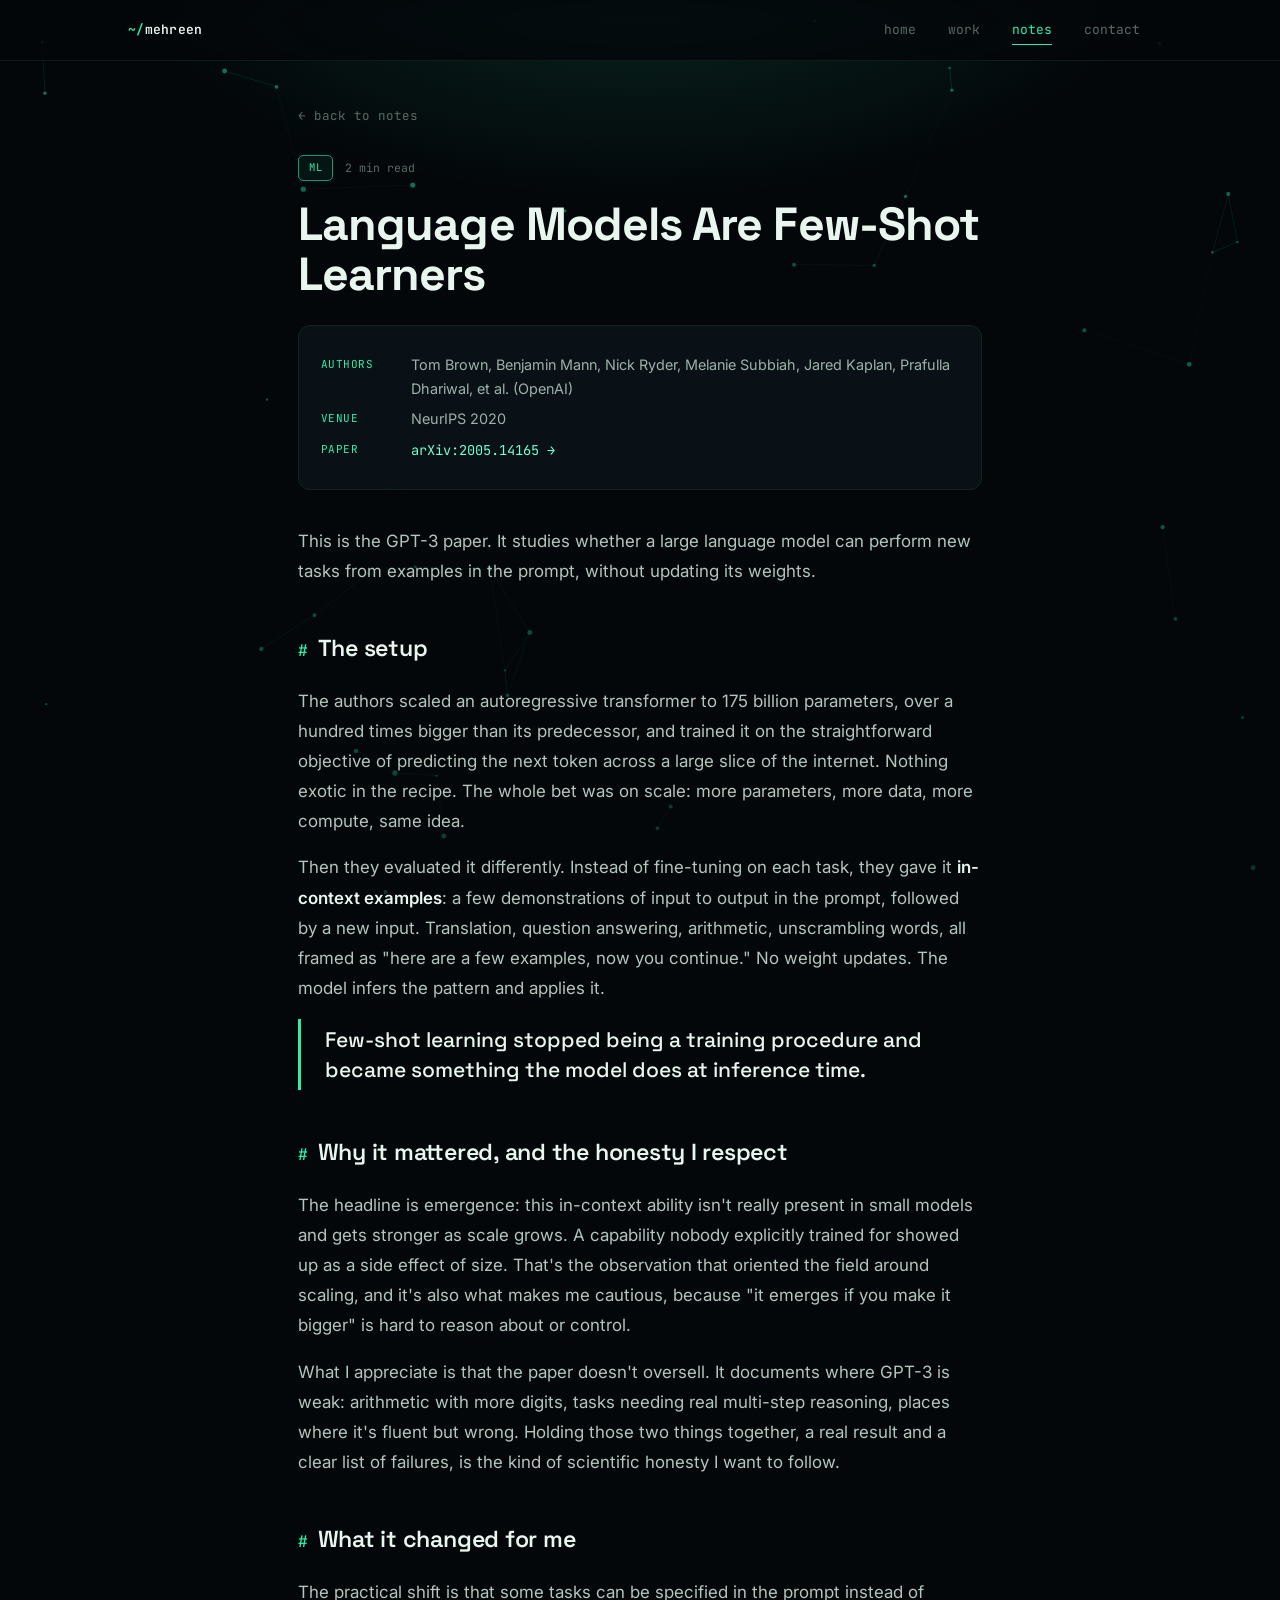
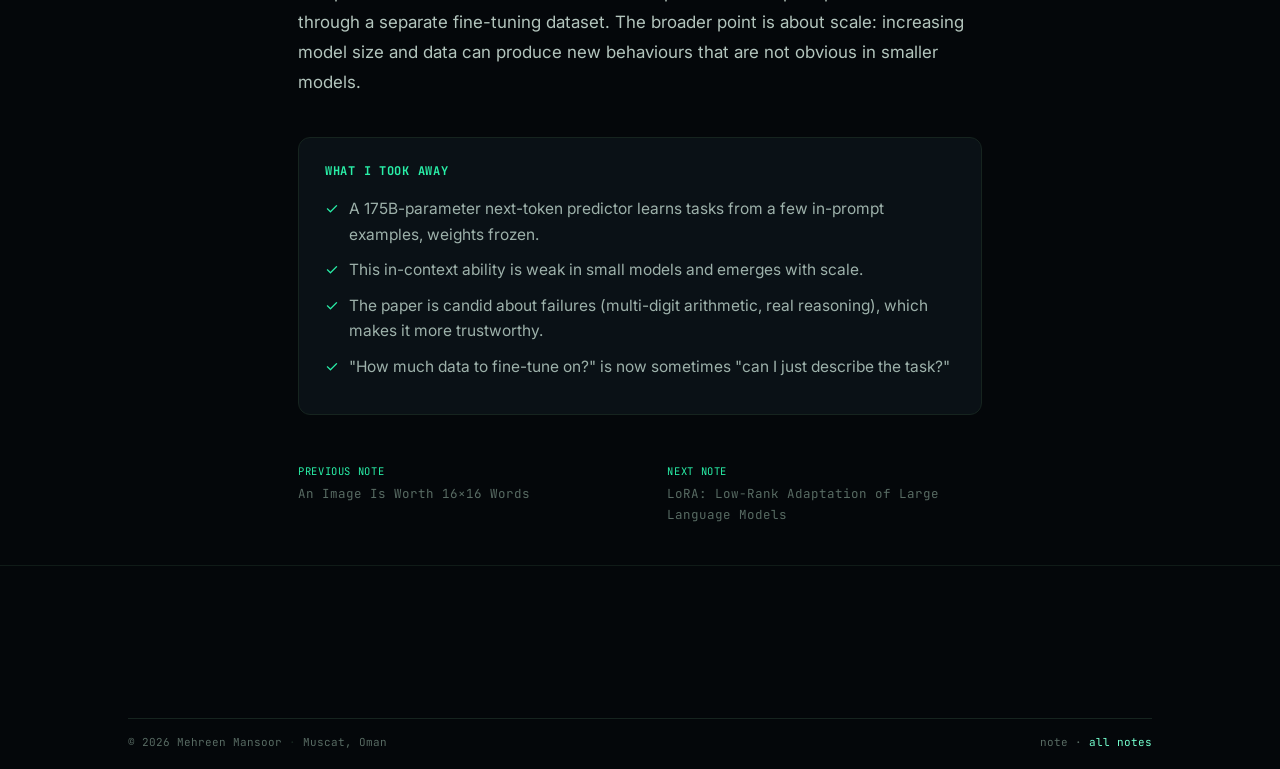
<file: posts/language-models-few-shot-learners.html>
<!DOCTYPE html>
<html lang="en">
<head>
<meta charset="UTF-8">
<meta name="viewport" content="width=device-width, initial-scale=1.0">
<title>Language Models Are Few-Shot Learners — Notes · Mehreen Mansoor</title>
<meta name="description" content="GPT-3: scale a language model far enough and it learns new tasks from a handful of examples in the prompt, no gradient updates.">
<link rel="preconnect" href="https://fonts.googleapis.com">
<link rel="preconnect" href="https://fonts.gstatic.com" crossorigin>
<link href="https://fonts.googleapis.com/css2?family=Space+Grotesk:wght@400;500;600;700&family=JetBrains+Mono:wght@400;500;600&family=Inter:wght@400;500;600&display=swap" rel="stylesheet">
<link rel="stylesheet" href="../assets/style.css?v=20260612-2">
</head>
<body data-base="../">
<canvas id="neural"></canvas>

<nav><div class="wrap nav-inner">
  <a class="nav-logo" href="../index.html"><span class="tilde">~/</span>mehreen</a>
  <div class="nav-links">
    <a href="../index.html">home</a>
    <a href="../work.html">work</a>
    <a href="../papers.html" class="active">notes</a>
    <a href="../index.html#contact">contact</a>
  </div>
</div></nav>

<article class="article">
  <a class="back" href="../papers.html">back to notes</a>
  <div class="art-head">
    <div class="top"><span class="tag ml">ML</span><span class="readtime">2 min read</span></div>
    <h1>Language Models Are Few-Shot Learners</h1>
  </div>

  <div class="paper-meta">
    <div class="row"><span class="k">authors</span><span class="v">Tom Brown, Benjamin Mann, Nick Ryder, Melanie Subbiah, Jared Kaplan, Prafulla Dhariwal, et al. (OpenAI)</span></div>
    <div class="row"><span class="k">venue</span><span class="v">NeurIPS 2020</span></div>
    <div class="row"><span class="k">paper</span><span class="v"><a href="https://arxiv.org/abs/2005.14165" target="_blank" rel="noopener">arXiv:2005.14165 →</a></span></div>
  </div>

  <div class="prose">
    <p>This is the GPT-3 paper. It studies whether a large language model can perform new tasks from examples in the prompt, without updating its weights.</p>

    <h2>The setup</h2>
    <p>The authors scaled an autoregressive transformer to 175 billion parameters, over a hundred times bigger than its predecessor, and trained it on the straightforward objective of predicting the next token across a large slice of the internet. Nothing exotic in the recipe. The whole bet was on scale: more parameters, more data, more compute, same idea.</p>
    <p>Then they evaluated it differently. Instead of fine-tuning on each task, they gave it <strong>in-context examples</strong>: a few demonstrations of input to output in the prompt, followed by a new input. Translation, question answering, arithmetic, unscrambling words, all framed as "here are a few examples, now you continue." No weight updates. The model infers the pattern and applies it.</p>

    <p class="pull">Few-shot learning stopped being a training procedure and became something the model does at inference time.</p>

    <h2>Why it mattered, and the honesty I respect</h2>
    <p>The headline is emergence: this in-context ability isn't really present in small models and gets stronger as scale grows. A capability nobody explicitly trained for showed up as a side effect of size. That's the observation that oriented the field around scaling, and it's also what makes me cautious, because "it emerges if you make it bigger" is hard to reason about or control.</p>
    <p>What I appreciate is that the paper doesn't oversell. It documents where GPT-3 is weak: arithmetic with more digits, tasks needing real multi-step reasoning, places where it's fluent but wrong. Holding those two things together, a real result and a clear list of failures, is the kind of scientific honesty I want to follow.</p>

    <h2>What it changed for me</h2>
    <p>The practical shift is that some tasks can be specified in the prompt instead of through a separate fine-tuning dataset. The broader point is about scale: increasing model size and data can produce new behaviours that are not obvious in smaller models.</p>
  </div>

  <div class="takeaways">
    <h3>What I took away</h3>
    <ul>
      <li>A 175B-parameter next-token predictor learns tasks from a few in-prompt examples, weights frozen.</li>
      <li>This in-context ability is weak in small models and emerges with scale.</li>
      <li>The paper is candid about failures (multi-digit arithmetic, real reasoning), which makes it more trustworthy.</li>
      <li>"How much data to fine-tune on?" is now sometimes "can I just describe the task?"</li>
    </ul>
  </div>

  <div class="post-nav">
    <a href="an-image-is-worth-16x16-words.html"><span class="lbl">previous note</span>An Image Is Worth 16×16 Words</a>
    <a href="lora-low-rank-adaptation.html"><span class="lbl">next note</span>LoRA: Low-Rank Adaptation of Large Language Models</a>
  </div>
</article>

<footer><div class="wrap">
  <div class="statusbar">
    <div class="left"><span id="foot-name"></span><span id="foot-loc"></span></div>
    <span>note · <a href="../papers.html">all notes</a></span>
  </div>
</div></footer>

<script src="../assets/data.js?v=20260612-2"></script>
<script src="../assets/papers.js?v=20260612-2"></script>
<script src="../assets/app.js?v=20260612-2"></script>
</body>
</html>
</file>
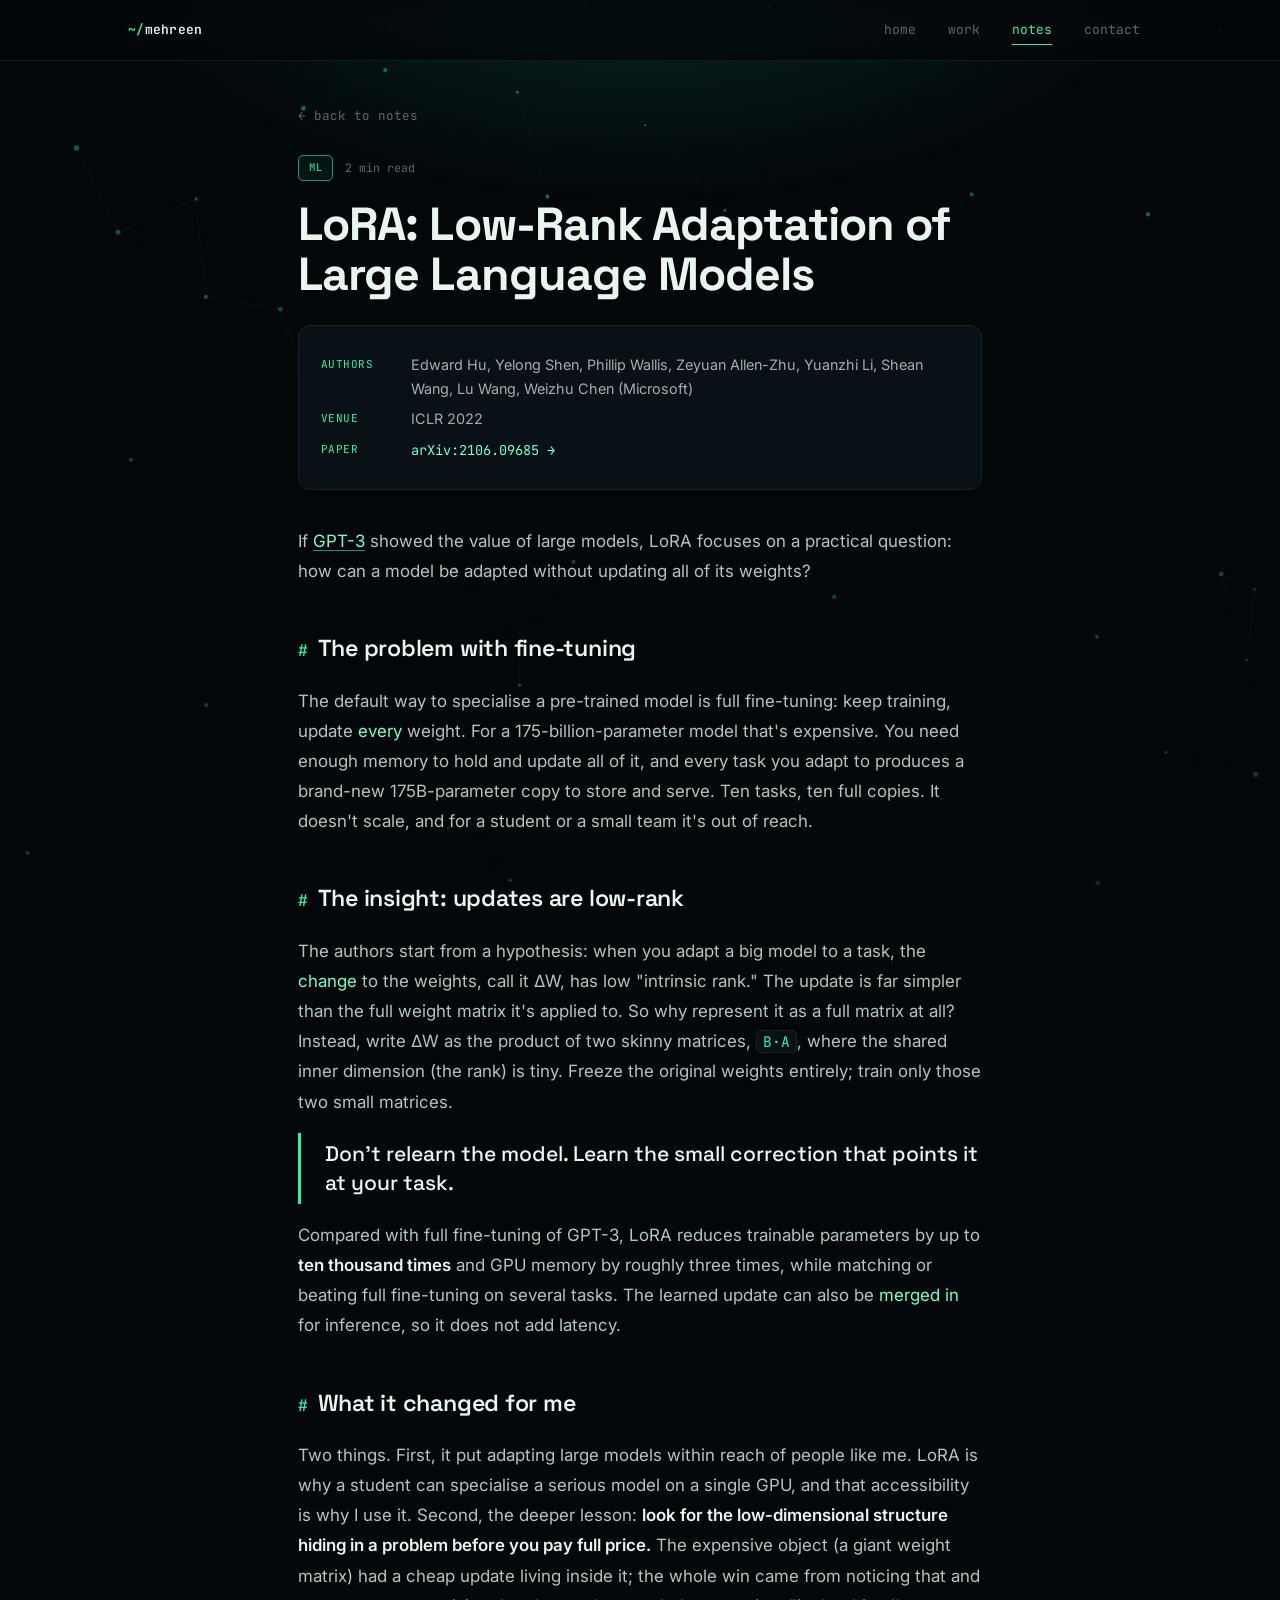
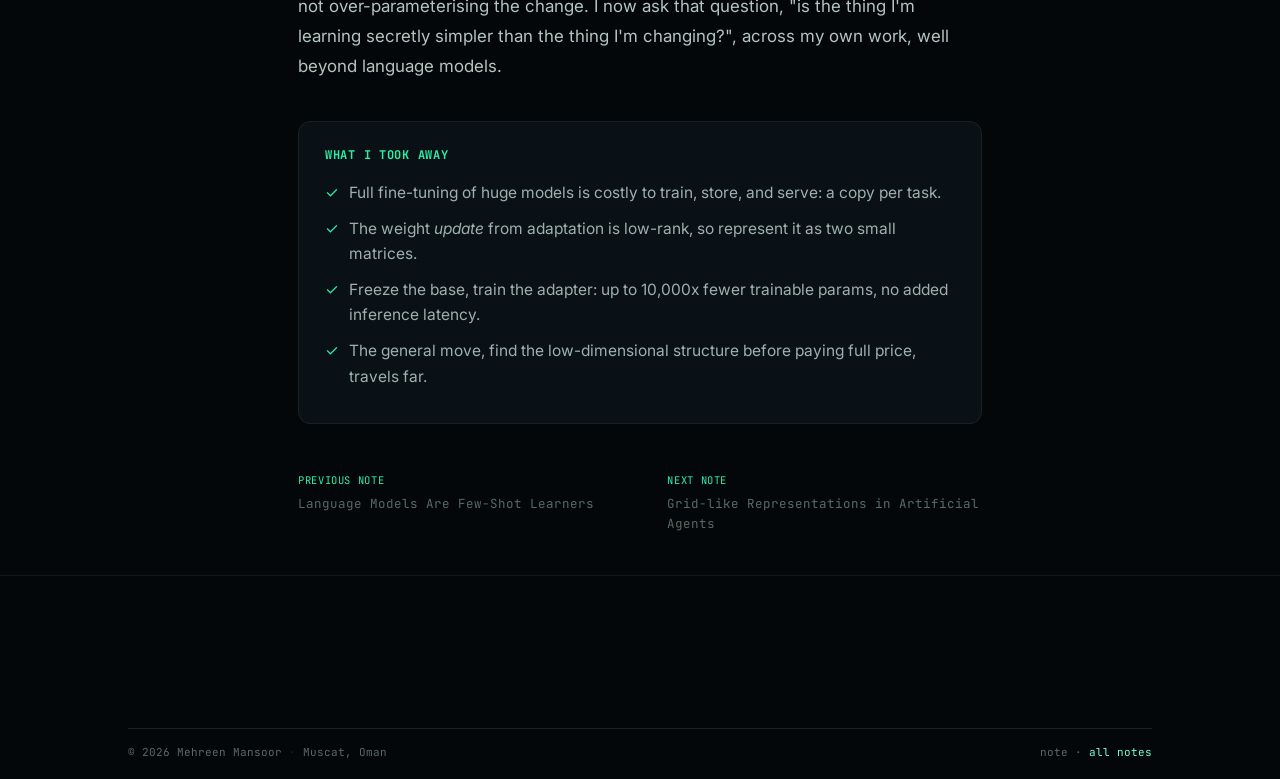
<file: posts/lora-low-rank-adaptation.html>
<!DOCTYPE html>
<html lang="en">
<head>
<meta charset="UTF-8">
<meta name="viewport" content="width=device-width, initial-scale=1.0">
<title>LoRA: Low-Rank Adaptation — Notes · Mehreen Mansoor</title>
<meta name="description" content="Freeze a giant model's weights, learn a tiny low-rank update, and match full fine-tuning at a fraction of the cost.">
<link rel="preconnect" href="https://fonts.googleapis.com">
<link rel="preconnect" href="https://fonts.gstatic.com" crossorigin>
<link href="https://fonts.googleapis.com/css2?family=Space+Grotesk:wght@400;500;600;700&family=JetBrains+Mono:wght@400;500;600&family=Inter:wght@400;500;600&display=swap" rel="stylesheet">
<link rel="stylesheet" href="../assets/style.css?v=20260612-2">
</head>
<body data-base="../">
<canvas id="neural"></canvas>

<nav><div class="wrap nav-inner">
  <a class="nav-logo" href="../index.html"><span class="tilde">~/</span>mehreen</a>
  <div class="nav-links">
    <a href="../index.html">home</a>
    <a href="../work.html">work</a>
    <a href="../papers.html" class="active">notes</a>
    <a href="../index.html#contact">contact</a>
  </div>
</div></nav>

<article class="article">
  <a class="back" href="../papers.html">back to notes</a>
  <div class="art-head">
    <div class="top"><span class="tag ml">ML</span><span class="readtime">2 min read</span></div>
    <h1>LoRA: Low-Rank Adaptation of Large Language Models</h1>
  </div>

  <div class="paper-meta">
    <div class="row"><span class="k">authors</span><span class="v">Edward Hu, Yelong Shen, Phillip Wallis, Zeyuan Allen-Zhu, Yuanzhi Li, Shean Wang, Lu Wang, Weizhu Chen (Microsoft)</span></div>
    <div class="row"><span class="k">venue</span><span class="v">ICLR 2022</span></div>
    <div class="row"><span class="k">paper</span><span class="v"><a href="https://arxiv.org/abs/2106.09685" target="_blank" rel="noopener">arXiv:2106.09685 →</a></span></div>
  </div>

  <div class="prose">
    <p>If <a href="language-models-few-shot-learners.html">GPT-3</a> showed the value of large models, LoRA focuses on a practical question: how can a model be adapted without updating all of its weights?</p>

    <h2>The problem with fine-tuning</h2>
    <p>The default way to specialise a pre-trained model is full fine-tuning: keep training, update <em>every</em> weight. For a 175-billion-parameter model that's expensive. You need enough memory to hold and update all of it, and every task you adapt to produces a brand-new 175B-parameter copy to store and serve. Ten tasks, ten full copies. It doesn't scale, and for a student or a small team it's out of reach.</p>

    <h2>The insight: updates are low-rank</h2>
    <p>The authors start from a hypothesis: when you adapt a big model to a task, the <em>change</em> to the weights, call it ΔW, has low "intrinsic rank." The update is far simpler than the full weight matrix it's applied to. So why represent it as a full matrix at all? Instead, write ΔW as the product of two skinny matrices, <code>B·A</code>, where the shared inner dimension (the rank) is tiny. Freeze the original weights entirely; train only those two small matrices.</p>

    <p class="pull">Don't relearn the model. Learn the small correction that points it at your task.</p>

    <p>Compared with full fine-tuning of GPT-3, LoRA reduces trainable parameters by up to <strong>ten thousand times</strong> and GPU memory by roughly three times, while matching or beating full fine-tuning on several tasks. The learned update can also be <em>merged in</em> for inference, so it does not add latency.</p>

    <h2>What it changed for me</h2>
    <p>Two things. First, it put adapting large models within reach of people like me. LoRA is why a student can specialise a serious model on a single GPU, and that accessibility is why I use it. Second, the deeper lesson: <strong>look for the low-dimensional structure hiding in a problem before you pay full price.</strong> The expensive object (a giant weight matrix) had a cheap update living inside it; the whole win came from noticing that and not over-parameterising the change. I now ask that question, "is the thing I'm learning secretly simpler than the thing I'm changing?", across my own work, well beyond language models.</p>
  </div>

  <div class="takeaways">
    <h3>What I took away</h3>
    <ul>
      <li>Full fine-tuning of huge models is costly to train, store, and serve: a copy per task.</li>
      <li>The weight <em>update</em> from adaptation is low-rank, so represent it as two small matrices.</li>
      <li>Freeze the base, train the adapter: up to 10,000x fewer trainable params, no added inference latency.</li>
      <li>The general move, find the low-dimensional structure before paying full price, travels far.</li>
    </ul>
  </div>

  <div class="post-nav">
    <a href="language-models-few-shot-learners.html"><span class="lbl">previous note</span>Language Models Are Few-Shot Learners</a>
    <a href="grid-like-representations.html"><span class="lbl">next note</span>Grid-like Representations in Artificial Agents</a>
  </div>
</article>

<footer><div class="wrap">
  <div class="statusbar">
    <div class="left"><span id="foot-name"></span><span id="foot-loc"></span></div>
    <span>note · <a href="../papers.html">all notes</a></span>
  </div>
</div></footer>

<script src="../assets/data.js?v=20260612-2"></script>
<script src="../assets/papers.js?v=20260612-2"></script>
<script src="../assets/app.js?v=20260612-2"></script>
</body>
</html>
</file>
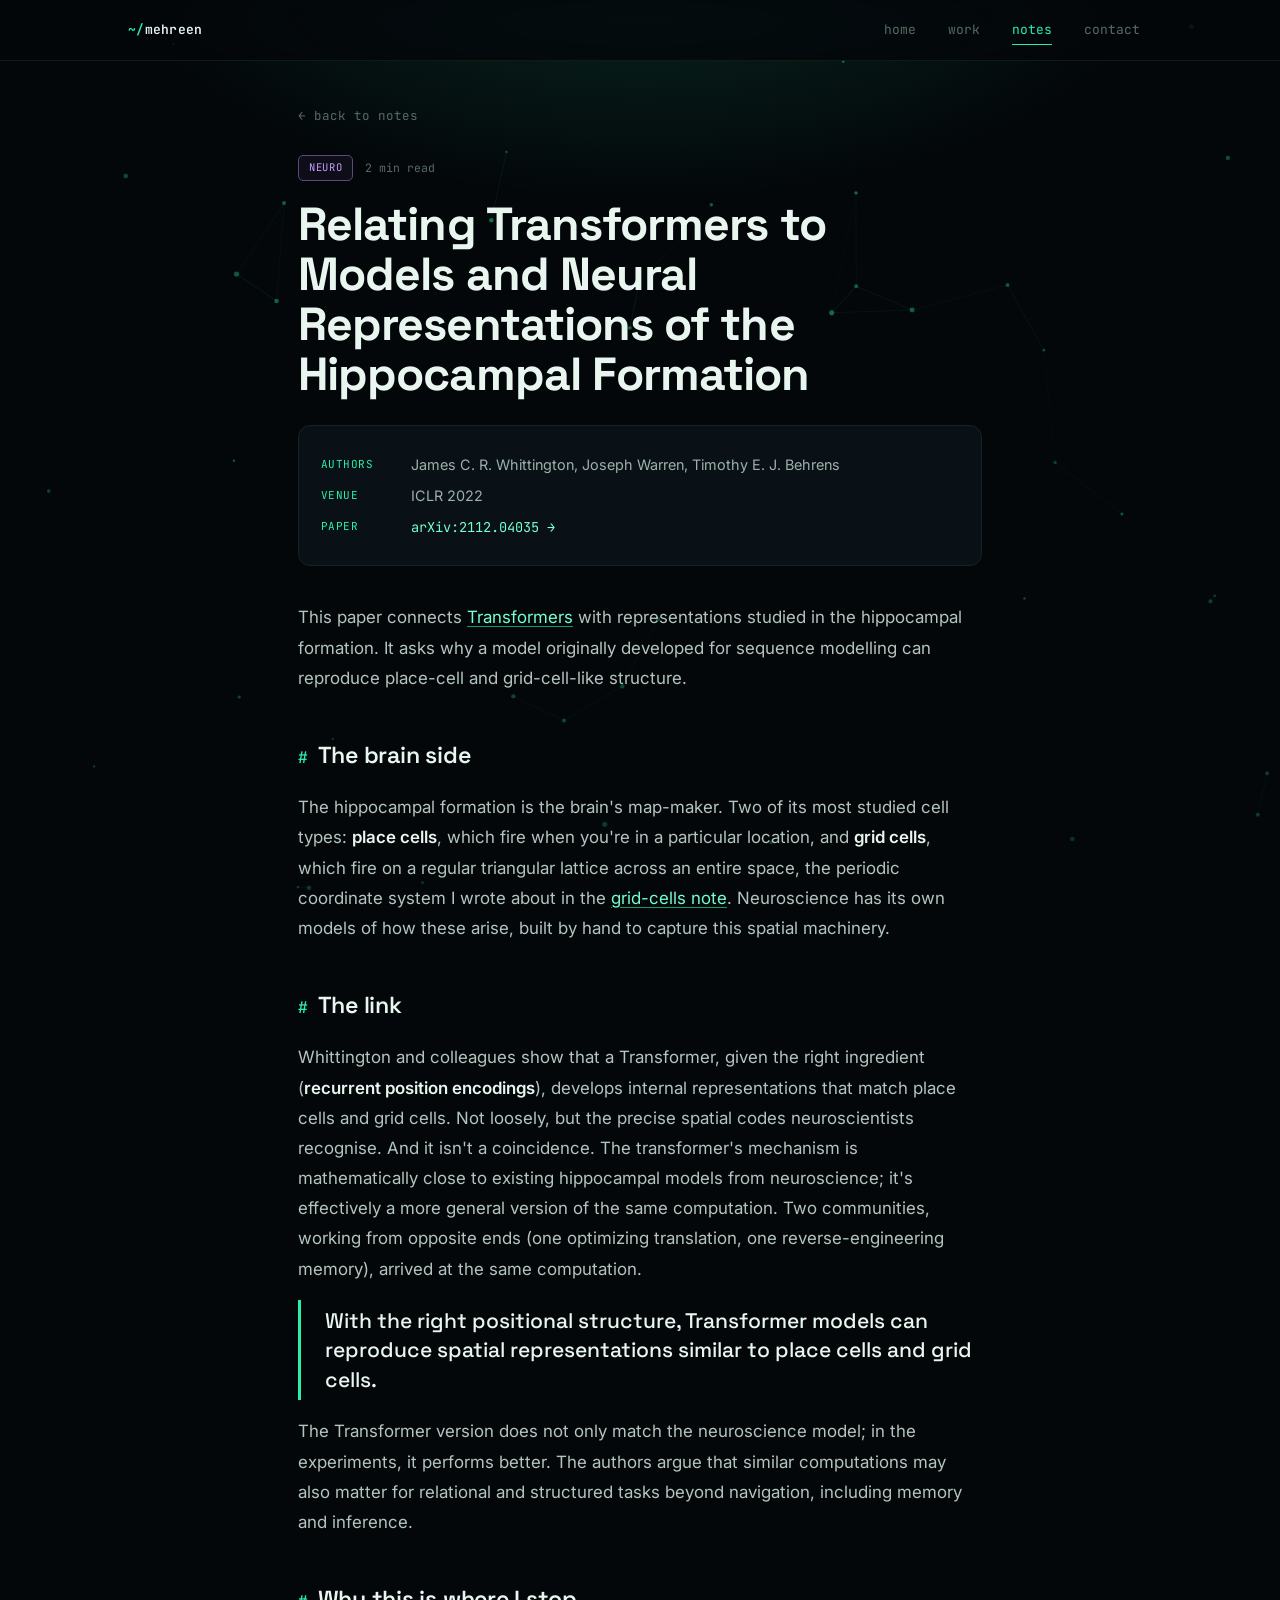
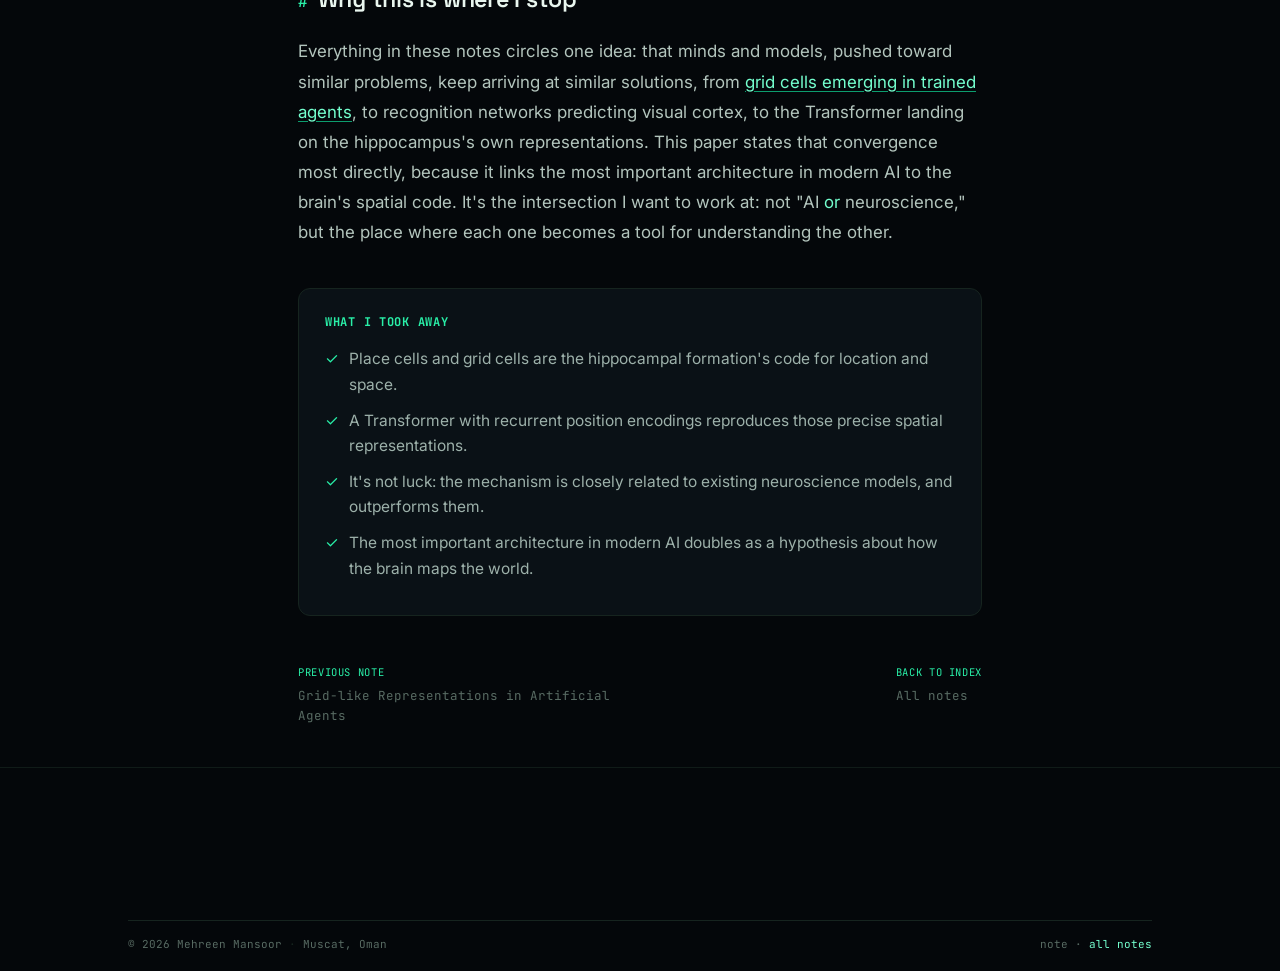
<file: posts/transformers-hippocampal-formation.html>
<!DOCTYPE html>
<html lang="en">
<head>
<meta charset="UTF-8">
<meta name="viewport" content="width=device-width, initial-scale=1.0">
<title>Transformers & the Hippocampal Formation — Notes · Mehreen Mansoor</title>
<meta name="description" content="Give a transformer the right position encoding and place cells and grid cells fall out of it: the brain's spatial code, reproduced by the architecture behind modern AI.">
<link rel="preconnect" href="https://fonts.googleapis.com">
<link rel="preconnect" href="https://fonts.gstatic.com" crossorigin>
<link href="https://fonts.googleapis.com/css2?family=Space+Grotesk:wght@400;500;600;700&family=JetBrains+Mono:wght@400;500;600&family=Inter:wght@400;500;600&display=swap" rel="stylesheet">
<link rel="stylesheet" href="../assets/style.css?v=20260612-2">
</head>
<body data-base="../">
<canvas id="neural"></canvas>

<nav><div class="wrap nav-inner">
  <a class="nav-logo" href="../index.html"><span class="tilde">~/</span>mehreen</a>
  <div class="nav-links">
    <a href="../index.html">home</a>
    <a href="../work.html">work</a>
    <a href="../papers.html" class="active">notes</a>
    <a href="../index.html#contact">contact</a>
  </div>
</div></nav>

<article class="article">
  <a class="back" href="../papers.html">back to notes</a>
  <div class="art-head">
    <div class="top"><span class="tag neuro">Neuro</span><span class="readtime">2 min read</span></div>
    <h1>Relating Transformers to Models and Neural Representations of the Hippocampal Formation</h1>
  </div>

  <div class="paper-meta">
    <div class="row"><span class="k">authors</span><span class="v">James C. R. Whittington, Joseph Warren, Timothy E. J. Behrens</span></div>
    <div class="row"><span class="k">venue</span><span class="v">ICLR 2022</span></div>
    <div class="row"><span class="k">paper</span><span class="v"><a href="https://arxiv.org/abs/2112.04035" target="_blank" rel="noopener">arXiv:2112.04035 →</a></span></div>
  </div>

  <div class="prose">
    <p>This paper connects <a href="attention-is-all-you-need.html">Transformers</a> with representations studied in the hippocampal formation. It asks why a model originally developed for sequence modelling can reproduce place-cell and grid-cell-like structure.</p>

    <h2>The brain side</h2>
    <p>The hippocampal formation is the brain's map-maker. Two of its most studied cell types: <strong>place cells</strong>, which fire when you're in a particular location, and <strong>grid cells</strong>, which fire on a regular triangular lattice across an entire space, the periodic coordinate system I wrote about in the <a href="grid-like-representations.html">grid-cells note</a>. Neuroscience has its own models of how these arise, built by hand to capture this spatial machinery.</p>

    <h2>The link</h2>
    <p>Whittington and colleagues show that a Transformer, given the right ingredient (<strong>recurrent position encodings</strong>), develops internal representations that match place cells and grid cells. Not loosely, but the precise spatial codes neuroscientists recognise. And it isn't a coincidence. The transformer's mechanism is mathematically close to existing hippocampal models from neuroscience; it's effectively a more general version of the same computation. Two communities, working from opposite ends (one optimizing translation, one reverse-engineering memory), arrived at the same computation.</p>

    <p class="pull">With the right positional structure, Transformer models can reproduce spatial representations similar to place cells and grid cells.</p>

    <p>The Transformer version does not only match the neuroscience model; in the experiments, it performs better. The authors argue that similar computations may also matter for relational and structured tasks beyond navigation, including memory and inference.</p>

    <h2>Why this is where I stop</h2>
    <p>Everything in these notes circles one idea: that minds and models, pushed toward similar problems, keep arriving at similar solutions, from <a href="grid-like-representations.html">grid cells emerging in trained agents</a>, to recognition networks predicting visual cortex, to the Transformer landing on the hippocampus's own representations. This paper states that convergence most directly, because it links the most important architecture in modern AI to the brain's spatial code. It's the intersection I want to work at: not "AI <em>or</em> neuroscience," but the place where each one becomes a tool for understanding the other.</p>
  </div>

  <div class="takeaways">
    <h3>What I took away</h3>
    <ul>
      <li>Place cells and grid cells are the hippocampal formation's code for location and space.</li>
      <li>A Transformer with recurrent position encodings reproduces those precise spatial representations.</li>
      <li>It's not luck: the mechanism is closely related to existing neuroscience models, and outperforms them.</li>
      <li>The most important architecture in modern AI doubles as a hypothesis about how the brain maps the world.</li>
    </ul>
  </div>

  <div class="post-nav">
    <a href="grid-like-representations.html"><span class="lbl">previous note</span>Grid-like Representations in Artificial Agents</a>
    <a href="../papers.html"><span class="lbl">back to index</span>All notes</a>
  </div>
</article>

<footer><div class="wrap">
  <div class="statusbar">
    <div class="left"><span id="foot-name"></span><span id="foot-loc"></span></div>
    <span>note · <a href="../papers.html">all notes</a></span>
  </div>
</div></footer>

<script src="../assets/data.js?v=20260612-2"></script>
<script src="../assets/papers.js?v=20260612-2"></script>
<script src="../assets/app.js?v=20260612-2"></script>
</body>
</html>
</file>
<file: assets/style.css>
/* ============================================================
   mehreen.dev — theme & layout
   All colors live in :root. Change --accent to re-theme.
   ============================================================ */
:root{
  --bg:        #04070a;
  --bg-2:      #070c10;
  --panel:     #0a1116;
  --panel-2:   #0c141a;
  --line:      #16241f;
  --line-soft: #101b18;
  --text:      #9db1aa;
  --bright:    #e9f6ef;
  --dim:       #586b63;
  --accent:    #29f0a8;   /* emerald — the bling */
  --accent-2:  #74ffce;
  --accent-deep:#0c9d6e;
  --cyan:      #38e0d6;   /* secondary accent */
  --glow:      rgba(41,240,168,.55);
  --glow-soft: rgba(41,240,168,.14);

  --sx-kw:  #29f0a8;
  --sx-fn:  #38e0d6;
  --sx-str: #cfeede;
  --sx-cm:  #3d5249;

  --mono: "JetBrains Mono", ui-monospace, monospace;
  --disp: "Space Grotesk", sans-serif;
  --body: "Inter", system-ui, sans-serif;

  --maxw: 1080px;
}

*{ margin:0; padding:0; box-sizing:border-box; }
html{ scroll-behavior:smooth; }
body{
  background:var(--bg);
  color:var(--text);
  font-family:var(--body);
  font-size:16px; line-height:1.65;
  -webkit-font-smoothing:antialiased;
  overflow-x:hidden;
  animation:pageIn .6s ease both;
}
@keyframes pageIn{ from{ opacity:0; } to{ opacity:1; } }
::selection{ background:var(--accent); color:#04070a; }

/* canvas backdrop sits behind everything */
#neural{
  position:fixed; inset:0; z-index:0; pointer-events:none;
  opacity:.9;
}
/* atmospheric glow at top */
body::before{
  content:""; position:fixed; inset:0; z-index:0; pointer-events:none;
  background:radial-gradient(60% 40% at 50% -5%, var(--glow-soft), transparent 70%);
}

a{ color:var(--accent-2); text-decoration:none; }
a:hover{ color:var(--accent); }
a:focus-visible, button:focus-visible{
  outline:2px solid var(--accent); outline-offset:3px; border-radius:3px;
}

.wrap{ max-width:var(--maxw); margin:0 auto; padding:0 28px; position:relative; z-index:2; }

/* ---------------- nav ---------------- */
nav{
  position:sticky; top:0; z-index:40;
  background:#04070ad9; backdrop-filter:blur(12px);
  border-bottom:1px solid var(--line-soft);
}
.nav-inner{
  display:flex; align-items:center; justify-content:space-between;
  height:60px; font-family:var(--mono); font-size:13px;
}
.nav-logo{ color:var(--bright); font-weight:600; letter-spacing:.02em; }
.nav-logo .tilde{ color:var(--accent); }
.nav-logo:hover{ color:var(--bright); }
.nav-links{ display:flex; gap:8px; }
.nav-links a{
  color:var(--dim); padding:6px 12px; border-radius:6px;
  position:relative; transition:color .18s;
}
.nav-links a:hover{ color:var(--accent-2); }
.nav-links a.active{ color:var(--accent); }
.nav-links a::after{
  content:""; position:absolute; left:12px; right:12px; bottom:2px; height:1px;
  background:var(--accent); transform:scaleX(0); transform-origin:left;
  transition:transform .22s ease;
}
.nav-links a:hover::after, .nav-links a.active::after{ transform:scaleX(1); }

/* ---------------- hero ---------------- */
header.hero{ padding:120px 0 84px; position:relative; }
.eyebrow{
  font-family:var(--mono); font-size:12.5px; color:var(--accent);
  letter-spacing:.14em; text-transform:uppercase; margin-bottom:22px;
  display:inline-flex; align-items:center; gap:10px;
}
.eyebrow .dot{
  width:7px; height:7px; border-radius:50%; background:var(--accent);
  box-shadow:0 0 0 0 var(--glow); animation:pulse 2.4s infinite;
}
@keyframes pulse{
  0%{ box-shadow:0 0 0 0 var(--glow); }
  70%{ box-shadow:0 0 0 9px rgba(41,240,168,0); }
  100%{ box-shadow:0 0 0 0 rgba(41,240,168,0); }
}
.hero h1{
  font-family:var(--disp); font-weight:700; color:var(--bright);
  font-size:clamp(2.8rem, 7.5vw, 5.4rem); line-height:.98;
  letter-spacing:-0.03em; margin-bottom:24px;
}
.hero h1 .grad{
  background:linear-gradient(105deg, var(--accent) 0%, var(--cyan) 60%, var(--accent-2) 100%);
  -webkit-background-clip:text; background-clip:text; color:transparent;
  filter:drop-shadow(0 0 26px rgba(41,240,168,.22));
}
/* staggered word entrance */
.hero h1 .w{ display:inline-block; opacity:0; transform:translateY(22px); animation:wordUp .7s cubic-bezier(.2,.7,.2,1) forwards; }
.hero h1 .w:nth-child(2){ animation-delay:.08s; }
@keyframes wordUp{ to{ opacity:1; transform:none; } }

.hero-sub{ font-family:var(--mono); font-size:1rem; color:var(--text); min-height:1.6em; margin-bottom:14px; }
.hero-sub .type-cursor{ display:inline-block; width:9px; height:1.05em; background:var(--accent); vertical-align:-2px; margin-left:2px; animation:blink 1.1s steps(1) infinite; }
@keyframes blink{ 50%{ opacity:0; } }
.hero-lead{ font-size:1.1rem; max-width:54ch; color:var(--text); }
.hero-cta{ margin-top:34px; display:flex; gap:14px; flex-wrap:wrap; align-items:center; }
.hero-meta{ margin-top:30px; font-family:var(--mono); font-size:12.5px; color:var(--dim); display:flex; gap:8px 22px; flex-wrap:wrap; }
.hero-meta a{ color:var(--dim); } .hero-meta a:hover{ color:var(--accent-2); }
.hero-meta b{ color:var(--accent); font-weight:500; margin-right:7px; }

.btn{
  font-family:var(--mono); font-size:13px; padding:12px 22px; border-radius:8px;
  border:1px solid var(--line); color:var(--accent-2); background:#0a111680;
  transition:border-color .18s, background .18s, transform .18s, box-shadow .18s;
}
.btn:hover{ border-color:var(--accent); color:var(--accent); transform:translateY(-2px); box-shadow:0 10px 30px -14px var(--glow); }
.btn.solid{ background:var(--accent); color:#04070a; font-weight:600; border-color:var(--accent); }
.btn.solid:hover{ background:var(--accent-2); border-color:var(--accent-2); color:#04070a; }

/* ---------------- stats band ---------------- */
.stats{
  display:grid; grid-template-columns:repeat(4,1fr); gap:1px;
  background:var(--line-soft); border:1px solid var(--line-soft); border-radius:8px;
  overflow:hidden; margin-top:8px;
}
.stat{ background:var(--bg-2); padding:26px 24px; min-width:0; }
.stat .n{ font-family:var(--disp); font-weight:700; font-size:2.2rem; color:var(--bright); letter-spacing:-.02em; }
.stat .n .accent{ color:var(--accent); }
.stat .l{ font-family:var(--mono); font-size:11.5px; color:var(--dim); margin-top:6px; letter-spacing:.02em; text-transform:lowercase; }

/* ---------------- sections ---------------- */
section{ padding:72px 0; }
section + section{ border-top:1px solid var(--line-soft); }
.sec-head{
  font-family:var(--mono); font-size:13px; color:var(--accent);
  display:flex; align-items:center; gap:14px; margin-bottom:40px; letter-spacing:.04em;
}
.sec-head .hash{ color:var(--dim); }
.sec-head .muted{ color:var(--dim); }
.sec-head .rule{ flex:1; height:1px; background:linear-gradient(90deg, var(--line) 0%, transparent 100%); }

/* about */
.about-grid{ display:grid; grid-template-columns:1.6fr 1fr; gap:52px; }
.about-grid p + p{ margin-top:16px; }
.now{ border:1px solid var(--line); border-radius:8px; padding:24px; background:var(--panel); min-width:0; }
.now h4{ font-family:var(--mono); font-size:12px; color:var(--accent); letter-spacing:.06em; text-transform:uppercase; margin-bottom:16px; display:flex; align-items:center; gap:9px; }
.now h4 .dot{ width:7px; height:7px; border-radius:50%; background:var(--accent); animation:pulse 2.4s infinite; }
.now ul{ list-style:none; }
.now li{ position:relative; padding-left:22px; font-size:.93rem; margin:12px 0; overflow-wrap:break-word; }
.now li::before{ content:"▸"; position:absolute; left:0; color:var(--accent); font-size:.8rem; top:2px; }

/* skills */
.skill-row{ display:grid; grid-template-columns:170px 1fr; gap:16px 32px; padding:16px 0; align-items:baseline; }
.skill-row + .skill-row{ border-top:1px dashed var(--line); }
.skill-row .g{ font-family:var(--mono); font-size:12px; color:var(--dim); letter-spacing:.03em; }
.skill-row .g::before{ content:"// "; color:var(--line); }
.chips{ display:flex; flex-wrap:wrap; gap:9px; }
.chip{
  font-family:var(--mono); font-size:12.5px; color:var(--text);
  border:1px solid var(--line); border-radius:6px; padding:5px 12px; background:#0a111680;
  transition:border-color .16s, color .16s, box-shadow .16s, transform .16s;
}
.chip:hover{ border-color:var(--accent); color:var(--accent); box-shadow:0 0 18px -8px var(--glow); transform:translateY(-1px); }

/* experience timeline */
.xp{ display:grid; grid-template-columns:210px 1fr; gap:6px 38px; padding:30px 0; }
.xp + .xp{ border-top:1px dashed var(--line); }
.xp-when{ font-family:var(--mono); font-size:12.5px; color:var(--accent); padding-top:5px; }
.xp-when .where{ display:block; color:var(--dim); margin-top:4px; }
.xp h3{ font-family:var(--disp); color:var(--bright); font-size:1.15rem; font-weight:600; letter-spacing:-.01em; }
.xp h3 .org{ color:var(--accent); }
.xp ul{ list-style:none; margin-top:12px; }
.xp li{ position:relative; padding-left:22px; font-size:.95rem; margin-top:8px; }
.xp li::before{ content:"▸"; position:absolute; left:0; color:var(--accent-deep); font-size:.78rem; top:3px; }

/* projects */
.proj-grid{ display:grid; grid-template-columns:repeat(2,1fr); gap:18px; }
.proj{
  border:1px solid var(--line); border-radius:8px; padding:24px; background:var(--panel);
  display:flex; flex-direction:column; gap:11px; position:relative; overflow:hidden;
  transition:border-color .2s, transform .2s, box-shadow .2s;
  min-width:0;
}
.proj::after{
  content:""; position:absolute; inset:0; border-radius:8px; pointer-events:none;
  background:radial-gradient(120% 80% at 100% 0%, var(--glow-soft), transparent 55%);
  opacity:0; transition:opacity .25s;
}
.proj:hover{ border-color:var(--accent); transform:translateY(-3px); box-shadow:0 20px 50px -28px var(--glow); }
.proj:hover::after{ opacity:1; }
.proj h3{ font-family:var(--disp); color:var(--bright); font-size:1.08rem; font-weight:600; line-height:1.25; overflow-wrap:break-word; }
.proj .stack{ font-family:var(--mono); font-size:11px; color:var(--accent); letter-spacing:.01em; line-height:1.6; overflow-wrap:anywhere; }
.proj p{ font-size:.92rem; flex:1; overflow-wrap:break-word; }
.proj .repo{ font-family:var(--mono); font-size:12px; color:var(--accent-2); margin-top:auto; }
.proj .repo::before{ content:"→ "; }
.proj .repo.muted{ color:var(--dim); }

/* education + certs */
.two-col{ display:grid; grid-template-columns:1fr 1fr; gap:52px; }
.edu-item + .edu-item{ margin-top:24px; }
.edu-item .school{ font-family:var(--disp); color:var(--bright); font-weight:600; }
.edu-item .degree{ font-size:.92rem; margin-top:3px; }
.edu-item .period{ font-family:var(--mono); font-size:12px; color:var(--accent); margin-top:5px; }
.edu-item .detail{ font-size:.84rem; color:var(--dim); margin-top:6px; }
.cert{ border-left:2px solid var(--line); padding:4px 0 4px 18px; }
.cert + .cert{ margin-top:18px; }
.cert:hover{ border-color:var(--accent); }
.cert .org{ font-family:var(--mono); font-size:11px; color:var(--accent); }
.cert .name{ color:var(--bright); font-weight:500; font-size:.95rem; margin-top:4px; }
.cert .year{ font-family:var(--mono); font-size:11px; color:var(--dim); margin-top:4px; }
.langline{ margin-top:30px; font-family:var(--mono); font-size:12.5px; color:var(--dim); }
.langline b{ color:var(--accent); font-weight:500; }

/* ---------------- papers / blog ---------------- */
.page-head{ padding:96px 0 36px; }
.page-head h1{ font-family:var(--disp); font-weight:700; color:var(--bright); font-size:clamp(2.2rem,5vw,3.4rem); letter-spacing:-.02em; }
.page-head p{ max-width:60ch; margin-top:16px; }

.filters{ display:flex; gap:10px; flex-wrap:wrap; margin:8px 0 36px; }
.filter{
  font-family:var(--mono); font-size:12px; color:var(--dim);
  border:1px solid var(--line); border-radius:20px; padding:7px 16px; background:transparent;
  cursor:pointer; transition:all .16s;
}
.filter:hover{ color:var(--accent-2); border-color:var(--accent-deep); }
.filter.active{ color:#04070a; background:var(--accent); border-color:var(--accent); font-weight:600; }

.paper-list{ display:flex; flex-direction:column; gap:16px; }
.paper-card{
  display:block; border:1px solid var(--line); border-radius:14px; padding:26px 28px;
  background:var(--panel); position:relative; overflow:hidden;
  transition:border-color .2s, transform .2s, box-shadow .2s;
}
.paper-card::before{
  content:""; position:absolute; left:0; top:0; bottom:0; width:3px;
  background:var(--accent); transform:scaleY(0); transform-origin:top; transition:transform .25s;
}
.paper-card:hover{ border-color:var(--accent); transform:translateX(4px); box-shadow:0 18px 50px -30px var(--glow); }
.paper-card:hover::before{ transform:scaleY(1); }
.paper-card .top{ display:flex; align-items:center; gap:12px; margin-bottom:12px; flex-wrap:wrap; }
.tag{ font-family:var(--mono); font-size:10.5px; letter-spacing:.06em; text-transform:uppercase; padding:3px 10px; border-radius:5px; border:1px solid; }
.tag.ml{ color:var(--accent); border-color:var(--accent-deep); background:rgba(41,240,168,.06); }
.tag.dl{ color:var(--cyan); border-color:#1d6b66; background:rgba(56,224,214,.06); }
.tag.neuro{ color:#c79bff; border-color:#5a4a7a; background:rgba(170,130,255,.06); }
.paper-card .year{ font-family:var(--mono); font-size:11.5px; color:var(--dim); }
.paper-card h3{ font-family:var(--disp); color:var(--bright); font-size:1.3rem; font-weight:600; letter-spacing:-.01em; line-height:1.2; }
.paper-card .authors{ font-size:.86rem; color:var(--dim); margin-top:6px; font-style:italic; }
.paper-card .blurb{ font-size:.95rem; margin-top:12px; max-width:72ch; }
.paper-card .read{ font-family:var(--mono); font-size:12px; color:var(--accent); margin-top:14px; display:inline-block; }
.paper-card .read::after{ content:" →"; transition:margin .18s; }
.paper-card:hover .read::after{ margin-left:5px; }

/* teaser cards on home */
.teaser-grid{ display:grid; grid-template-columns:repeat(3,1fr); gap:16px; }
.teaser{
  border:1px solid var(--line); border-radius:12px; padding:22px; background:var(--panel);
  display:flex; flex-direction:column; gap:10px; transition:border-color .2s, transform .2s, box-shadow .2s;
}
.teaser:hover{ border-color:var(--accent); transform:translateY(-3px); box-shadow:0 16px 40px -26px var(--glow); }
.teaser h4{ font-family:var(--disp); color:var(--bright); font-size:1.02rem; font-weight:600; line-height:1.25; flex:1; }
.teaser .meta{ font-family:var(--mono); font-size:11px; color:var(--dim); }

/* ---------------- article (post) ---------------- */
.article{ max-width:740px; margin:0 auto; padding:40px 28px 0; position:relative; z-index:2; }
.back{ font-family:var(--mono); font-size:12.5px; color:var(--dim); }
.back::before{ content:"← "; }
.back:hover{ color:var(--accent); }
.art-head{ margin:28px 0 8px; }
.art-head .top{ display:flex; gap:12px; align-items:center; margin-bottom:18px; flex-wrap:wrap; }
.art-head h1{ font-family:var(--disp); font-weight:700; color:var(--bright); font-size:clamp(1.9rem,4.4vw,2.9rem); line-height:1.08; letter-spacing:-.02em; }
.readtime{ font-family:var(--mono); font-size:11.5px; color:var(--dim); }
.paper-meta{
  border:1px solid var(--line); border-radius:12px; padding:20px 22px; background:var(--panel);
  margin:26px 0 36px; font-size:.9rem;
}
.paper-meta .row{ display:flex; gap:12px; margin:7px 0; }
.paper-meta .k{ font-family:var(--mono); font-size:11px; color:var(--accent); min-width:78px; text-transform:uppercase; letter-spacing:.04em; padding-top:2px; }
.paper-meta .v{ color:var(--text); }
.paper-meta a{ font-family:var(--mono); font-size:.85rem; }

.prose{ font-size:1.06rem; line-height:1.78; color:#b3c5bd; }
.prose h2{ font-family:var(--disp); color:var(--bright); font-size:1.45rem; font-weight:600; letter-spacing:-.01em; margin:42px 0 14px; }
.prose h2::before{ content:"# "; color:var(--accent); font-family:var(--mono); font-size:1rem; }
.prose p{ margin:16px 0; }
.prose strong{ color:var(--bright); font-weight:600; }
.prose em{ color:var(--accent-2); font-style:normal; }
.prose code{ font-family:var(--mono); font-size:.86em; color:var(--accent); background:#0a1116; border:1px solid var(--line); border-radius:5px; padding:1px 6px; }
.prose a{ text-decoration:underline; text-underline-offset:3px; text-decoration-color:var(--accent-deep); }
.pull{
  border-left:3px solid var(--accent); padding:6px 0 6px 24px; margin:32px 0;
  font-family:var(--disp); font-size:1.32rem; line-height:1.4; color:var(--bright); font-weight:500;
}
.takeaways{ border:1px solid var(--line); border-radius:12px; padding:24px 26px; background:var(--panel); margin:40px 0; }
.takeaways h3{ font-family:var(--mono); font-size:12px; color:var(--accent); letter-spacing:.06em; text-transform:uppercase; margin-bottom:14px; }
.takeaways ul{ list-style:none; }
.takeaways li{ position:relative; padding-left:24px; margin:10px 0; font-size:.97rem; }
.takeaways li::before{ content:"✓"; position:absolute; left:0; color:var(--accent); }
.post-nav{ display:flex; justify-content:space-between; gap:16px; margin:48px 0 0; font-family:var(--mono); font-size:12.5px; flex-wrap:wrap; }
.post-nav a{ color:var(--dim); max-width:46%; }
.post-nav a:hover{ color:var(--accent); }
.post-nav .lbl{ display:block; color:var(--accent); font-size:10.5px; letter-spacing:.06em; text-transform:uppercase; margin-bottom:4px; }

/* ---------------- footer ---------------- */
footer{ border-top:1px solid var(--line-soft); padding:80px 0 0; margin-top:40px; position:relative; z-index:2; }
.foot-cta h2{ font-family:var(--disp); color:var(--bright); font-weight:700; font-size:clamp(1.8rem,3.6vw,2.6rem); letter-spacing:-.02em; margin-bottom:14px; }
.foot-cta p{ max-width:54ch; }
.foot-links{ margin-top:26px; display:flex; gap:14px; flex-wrap:wrap; }
.statusbar{
  margin-top:72px; border-top:1px solid var(--line);
  font-family:var(--mono); font-size:11px; color:var(--dim);
  display:flex; justify-content:space-between; padding:14px 0 18px; gap:16px; flex-wrap:wrap;
}
.statusbar .left span + span::before{ content:"  ·  "; color:var(--line); }

/* ---------------- reveal ---------------- */
.reveal{ opacity:0; transform:translateY(16px); transition:opacity .6s ease, transform .6s ease; }
.reveal.in{ opacity:1; transform:none; }

/* ---------------- responsive ---------------- */
@media (max-width: 920px){
  .about-grid, .two-col{ grid-template-columns:1fr; gap:34px; }
  .stats{ grid-template-columns:1fr 1fr; }
  .proj-grid, .teaser-grid{ grid-template-columns:1fr 1fr; }
}
@media (max-width: 640px){
  header.hero{ padding:88px 0 56px; }
  .nav-links{ gap:2px; }
  .nav-links a{ padding:6px 9px; }
  .xp, .skill-row{ grid-template-columns:1fr; }
  .xp-when .where{ display:inline; margin-left:10px; }
  .proj-grid, .teaser-grid{ grid-template-columns:1fr; }
  .stats{ grid-template-columns:1fr 1fr; }
  .stat .n{ font-size:1.8rem; }
}
@media (prefers-reduced-motion: reduce){
  *{ animation:none !important; transition:none !important; }
  .reveal{ opacity:1; transform:none; }
  html{ scroll-behavior:auto; }
  #neural{ display:none; }
}
</file>
